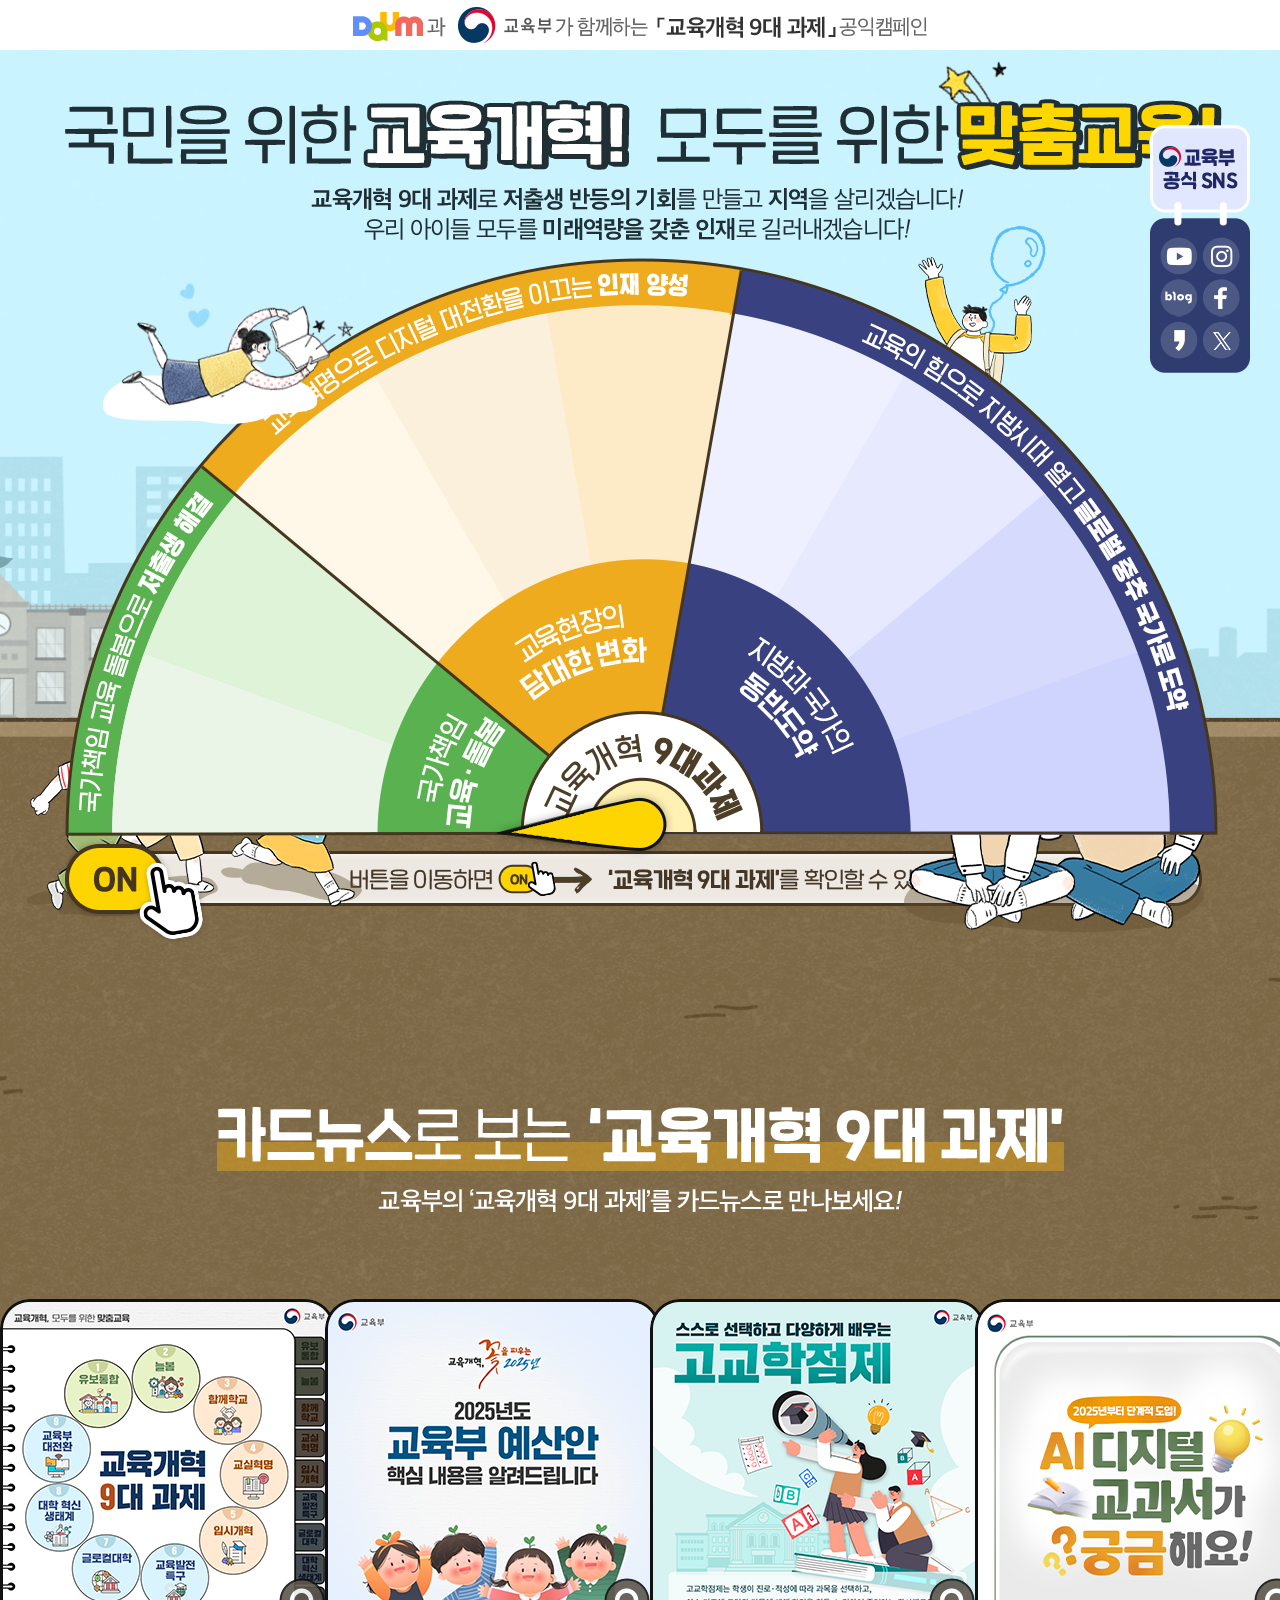
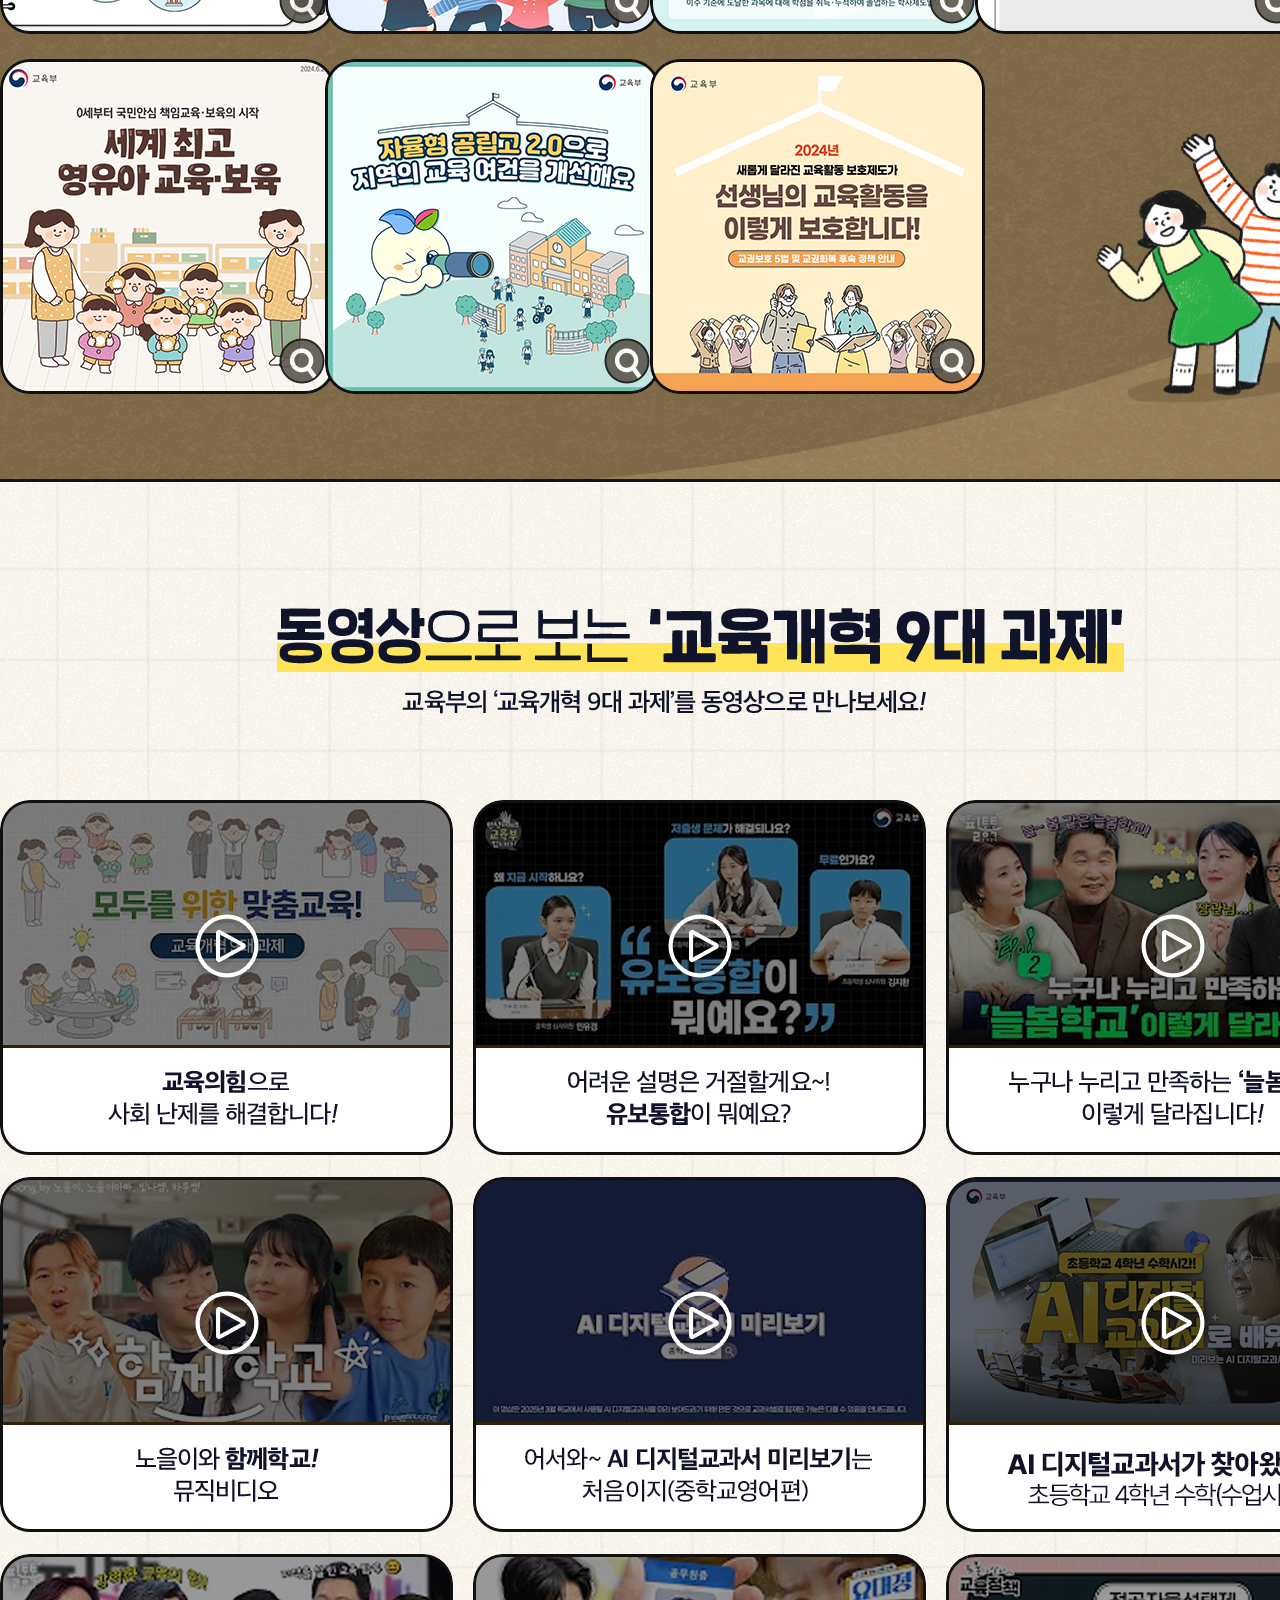
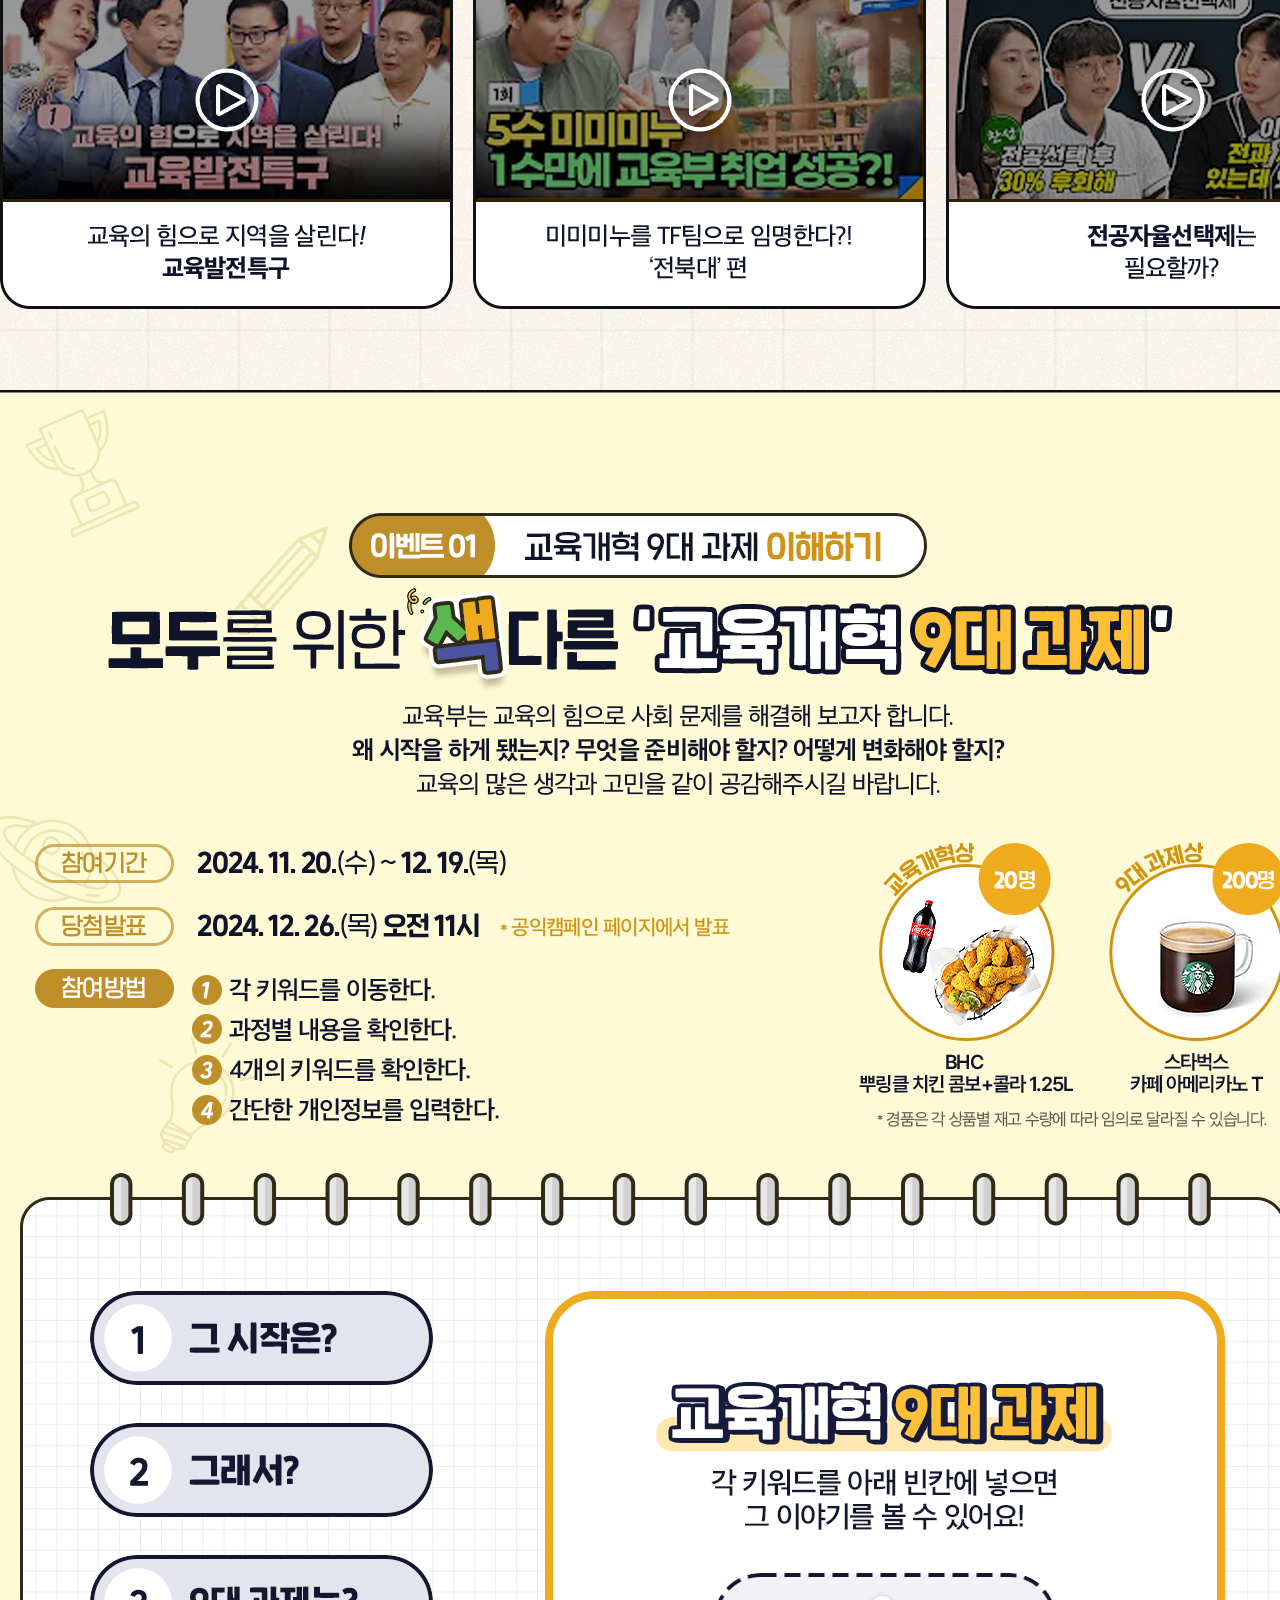
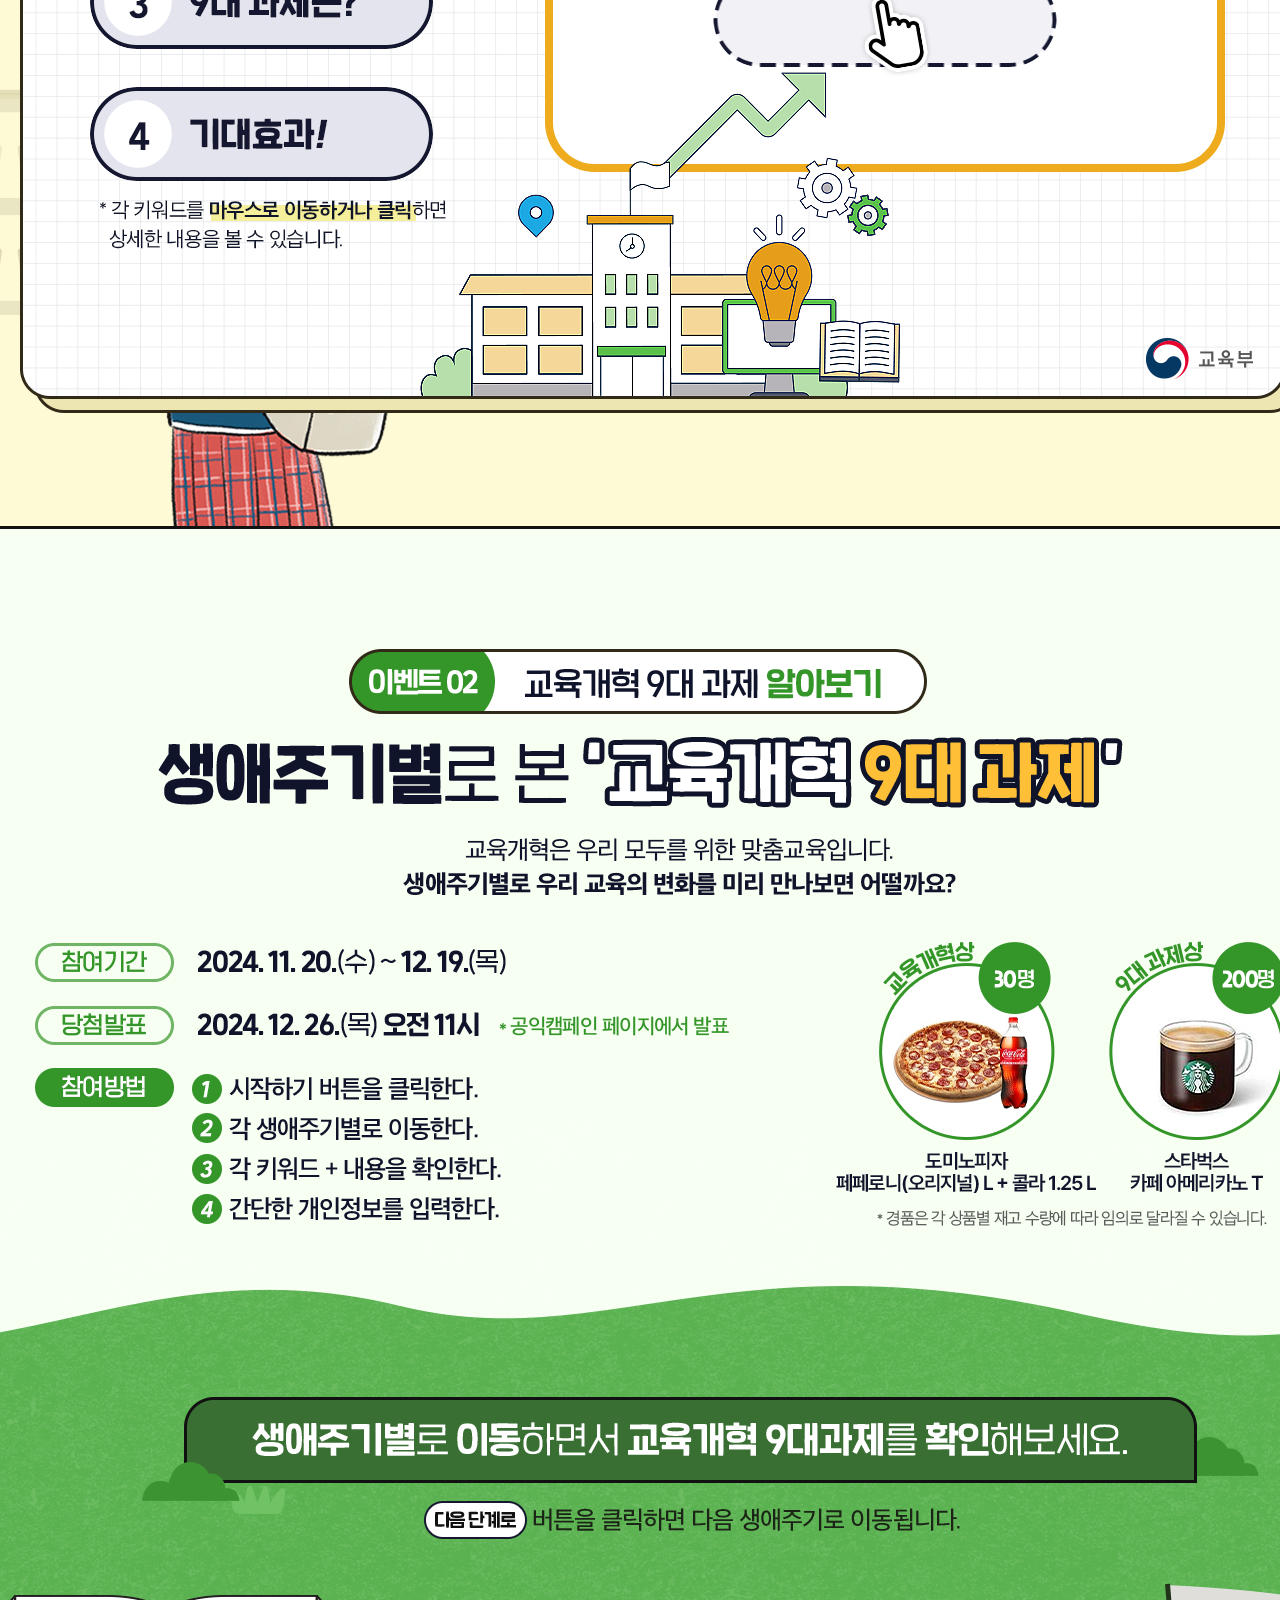
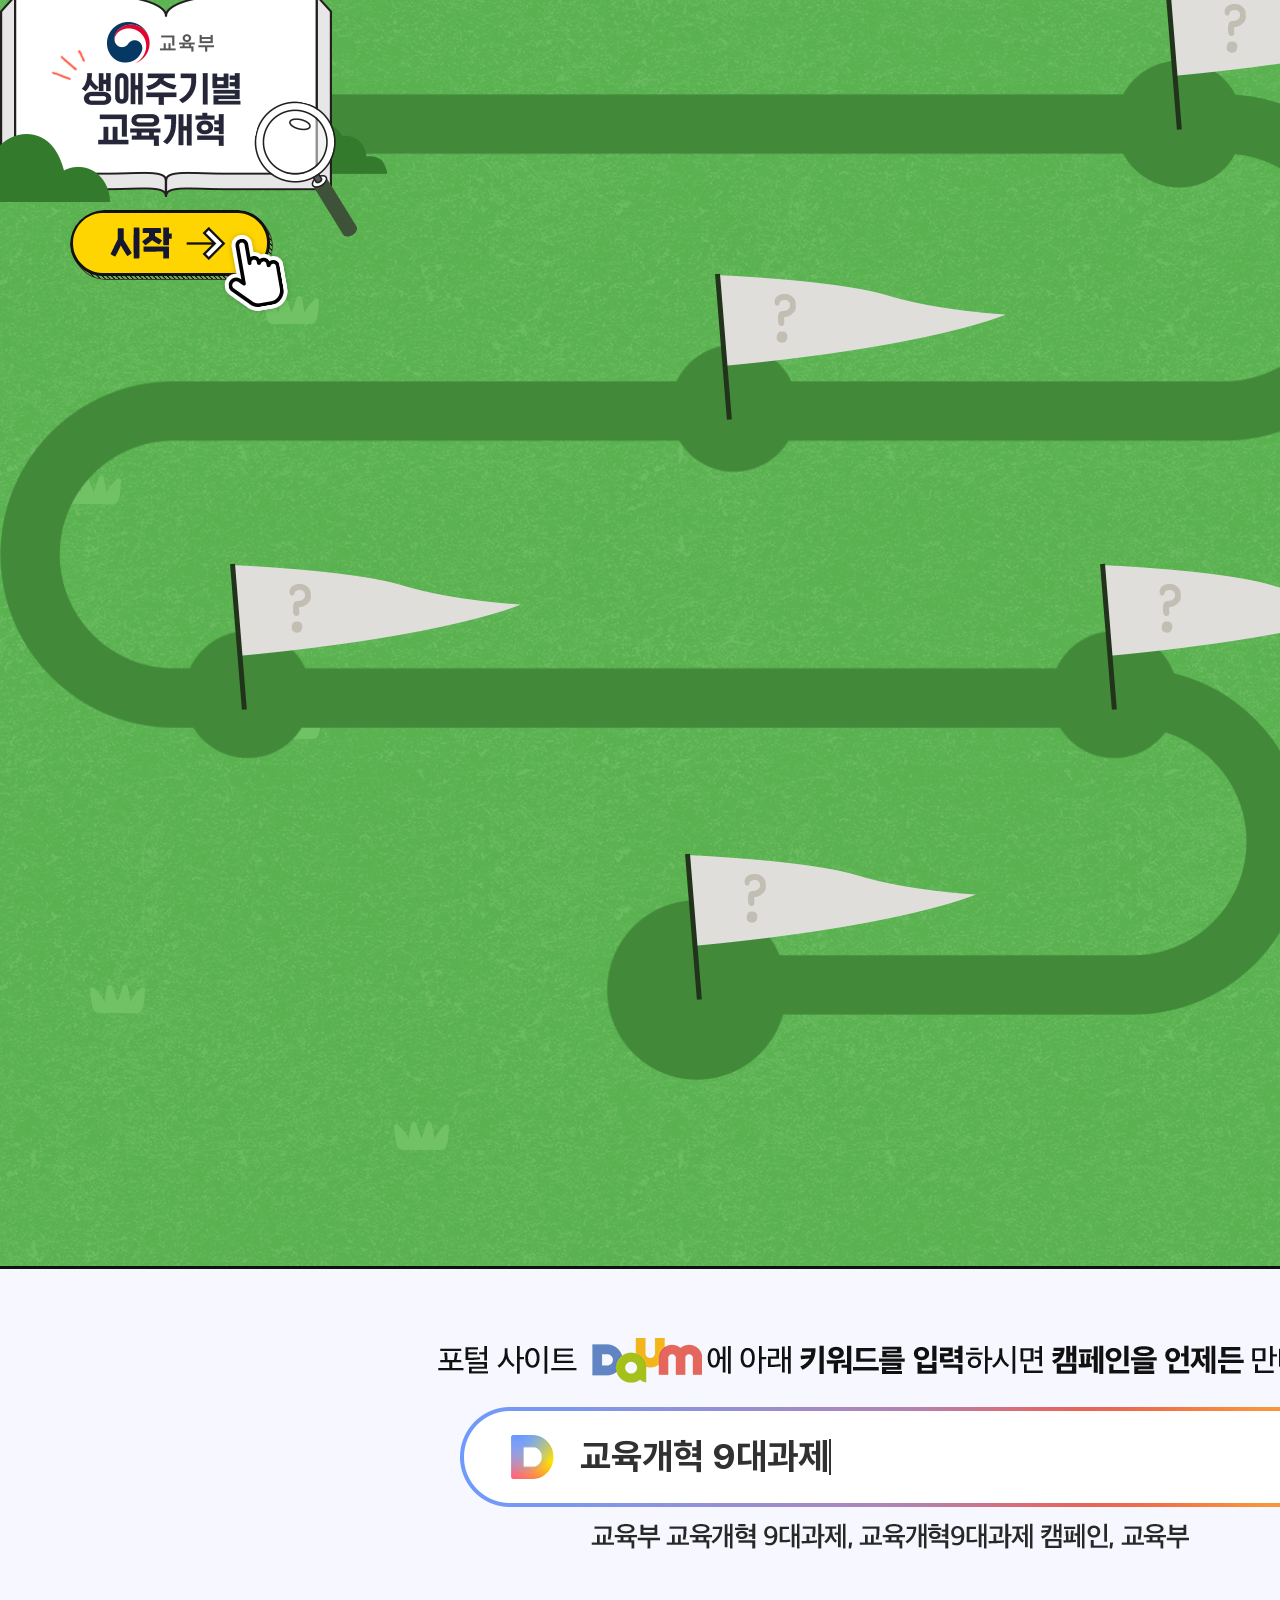
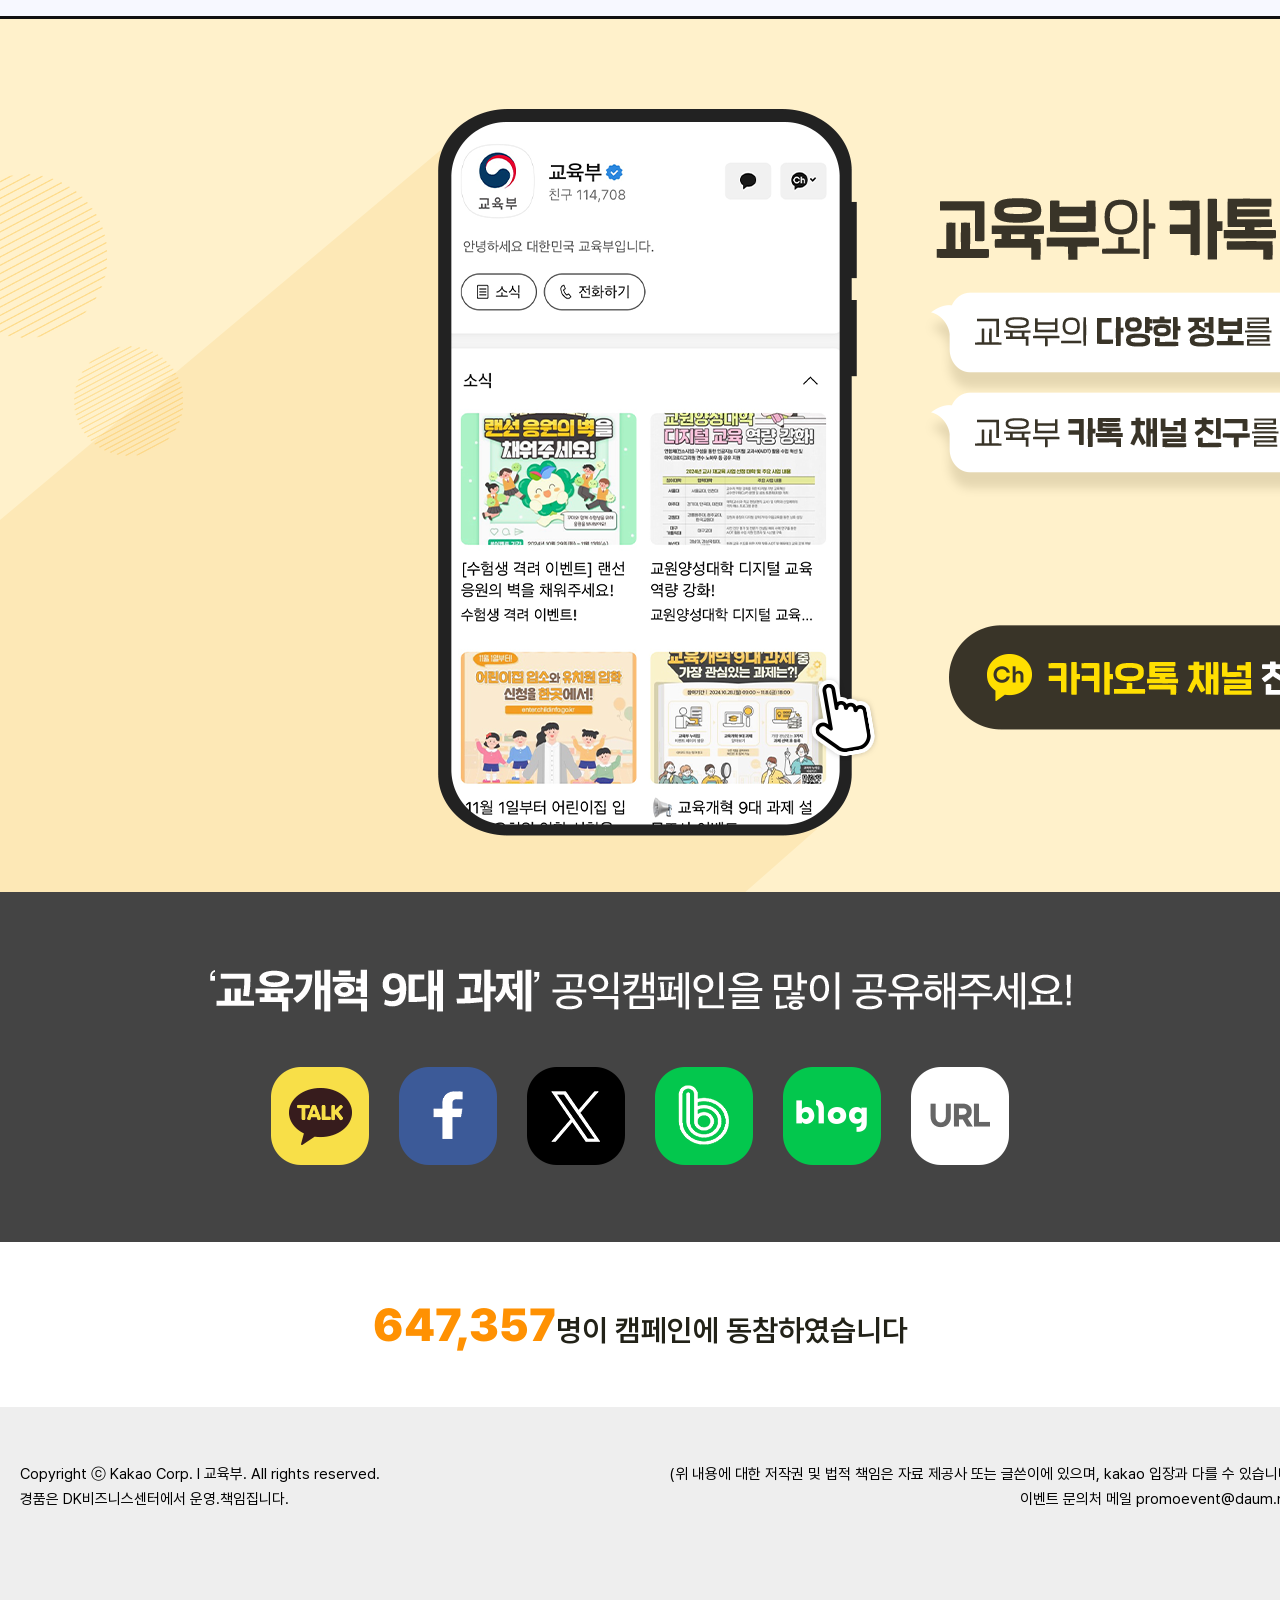
<file: index.html>
<!DOCTYPE html>
<html lang="ko">

<head>
    <meta charset="UTF-8">
    <meta name="viewport" content="width=device-width, initial-scale=1.0">
    <title>클론사이트::Daum과 교육부가 함께하는 「교육개혁 9대 과제」공익캠페인</title>
    
    <!-- 미리보기 설정 -->
     <meta property="og:image" content="/images/sns_share.jpg">
     <meta property="og:title" content="Daum과 교육부가 함께하는 「교육개혁 9대 과제」공익캠페인">
     <meta property="og:description" content="Daum과 교육부가 함께하는 「교육개혁 9대 과제」공익캠페인 클론 사이트 입니다.">

    <!-- css -->
    <link rel="stylesheet" href="./css/reset.css">
    <!-- <link rel="stylesheet" href="./css/common.css"> -->
    <link rel="stylesheet" href="./scss/scss_common.css">
    <link rel="stylesheet" href="./css/font.css">
    <link rel="stylesheet" href="./css/swiper-bundle.min.css">
    <!-- <link rel="stylesheet" href="./css/main.css"> -->
    <link rel="stylesheet" href="./scss/scss_main.css">
  
    <!-- js -->
    <script src="./js/swiper-bundle.min.js"></script>
    <script src="./js/common.js"></script>
    <script src="./js/main.js"></script>
</head>

<body>
    <div id="wrap" class="container">
        <div class="dim"></div>
        <!-- st header -->
        <header class="header-stage stage">
            <div class="header__links">
                <p class="sr-only">Daum과 교육부가 함께 하는 '교육개혁 9대 과제' 공익캠페인</p>
                <a class="header__link daum" href="https://www.daum.net/" title="Daum 새 창 열기"></a>
                <a class="header__link moe" href="https://www.moe.go.kr/main.do?s=moe" title="교육부 새 창 열기"></a>
            </div>
        </header>
        <!-- ed header -->

        <!-- st nav -->
         <nav class="navi-stage stage">
            <div class="navi-container">
                <div class="all-menu">                  
                    <button class="btn all-menu__btn" title="전체메뉴 열기"></button>
                    <div class="all-menu-stage">
                        <button class="all-menu__close" title="전체메뉴 닫기"></button>
                        <div class="all-menu__list">
                            <a id="linkCardNew" class="all-menu__link" href="">카드뉴스로 보는<br>교육개혁 9대과제</a>
                            <a id="linkVideo" class="all-menu__link" href="">동영상으로 보는<br>교육개혁 9대과제</a>
                            <a id="linkDaum" class="all-menu__link" href="">Daum 검색으로 보는<br>교육개혁 9대과제</a>
                            <a id="linkPlus" class="all-menu__link" href="">교육부와 카톡 친구해요</a>
                            <a id="linkShare" class="all-menu__link" href="">SNS 캠페인공유하기</a>
                        </div>
                    </div>
                </div>
                <div class="event__btns">
                    <button class="btn event__btn event01"></button>
                    <button class="btn event__btn event02"></button>
                </div>
                <button id="linkTop" class="btn top__btn"></button>
            </div>
         </nav>
        <!-- ed nav -->

        <!-- st quick-menu -->
        <aside class="quick-menu-stage">
            <p class="sr-only">교육부 공식 SNS</p>
            <ul class="quick-menu__lists">
                <li class="quick-menu__list">
                    <a class="quick-menu__icon youtube" href="https://www.youtube.com/channel/UCexUyFaq9YH7XJfCQzVR_jg"
                        target="_blank" title="교육부 유튜브 새 창 열림"></a>
                </li>
                <li class="quick-menu__list">
                    <a class="quick-menu__icon insta" href="https://www.instagram.com/moe_korea_/?utm_medium=copy_link"
                        target="_blank" title="교육부 인스타그램 새 창 열림"></a>
                </li>
                <li class="quick-menu__list">
                    <a class="quick-menu__icon blog" href="https://blog.naver.com/moeblog" target="_blank"
                        title="교육부 네이버 블로그 새 창 열림"></a>
                </li>
                <li class="quick-menu__list">
                    <a class="quick-menu__icon facebook" href="https://www.facebook.com/ourmoekr" target="_blank"
                        title="교육부 페이스북 새 창 열림"></a>
                </li>
                <li class="quick-menu__list">
                    <a class="quick-menu__icon kakao" href="https://story.kakao.com/ch/moe" target="_blank"
                        title="교육부 카카오스토리 새 창 열림"></a>
                </li>
                <li class="quick-menu__list">
                    <a class="quick-menu__icon X" href="https://x.com/our_moe?mx=2" target="_blank"
                        title="교육부 X 새 창 열림"></a>
                </li>
            </ul>
        </aside>
        <!-- ed quick-menu -->

        <!-- st main -->
        <main class="main-stage stage">
            <div class="main-wrapper">
                <div class="main__tit section__tit">
                    <img src="./images/component/main/main_tit.png" alt="">
                    <p class="sr-only">국민을 위한 <em>교육개혁!</em> 모두를 <em>맞춤교육!</em></p>
                    <p class="sr-only"><strong>교육개혁 9대 과제</strong>로 <strong>저출생 반등의 기회</strong>를 만들고
                        <strong>지역</strong>을 살리겠습니다!
                    </p>
                    <p class="sr-only">우리 아이들 모두를 <strong>미래역량을 갖춘 인재</strong>로 길러내겠습니다!</p>
                </div>

                <div class="main__semicircle semicircle lg">
                    <div class="main__semicircle-border semicircle"></div>
                    <p class="sr-only">교육 개혁 <strong>9대과제</strong></p>
                    <div class="parts">
                        <div class="part part01">
                            <p class="sr-only">국가책임 <strong>교육·돌봄</strong></p>
                            <p class="sr-only">국가책임 교육 돌봄으로 <strong>저출생 해결</strong></p>
                            <p class="sr-only hide">01 유보 통합</p>
                            <p class="sr-only hide">02 늘봄</p>
                        </div>
                        <div class="part part02">
                            <p class="sr-only">교육현장의 <strong>담대한 변화</strong></p>
                            <p class="sr-only">교육혁명으로 디지털 대전환을 이끄는 <strong>인재양성</strong></p>
                            <p class="sr-only hide">03 함께학교</p>
                            <p class="sr-only hide">04 교실혁명</p>
                            <p class="sr-only hide">05 입시개혁</p>
                        </div>
                        <div class="part part03">
                            <p class="sr-only">지방과 국가의 <strong>동반도약</strong></p>
                            <p class="sr-only">교육의 힘으로 지방시대 열고 <strong>글로벌 중추 국가로 도약</strong></p>
                            <p class="sr-only hide">06 교육발전 특구</p>
                            <p class="sr-only hide">07 글로컬대학</p>
                            <p class="sr-only hide">08 대학 혁신 생태계</p>
                            <p class="sr-only hide">09 교육부 대세전환</p>
                        </div>
                    </div>
                    <div class="sub__semicircle semicircle semicircle__small"></div>
                    <div class="mini__semicircle semicircle semicircle__small"></div>
                    <div class="mini__semicircle-arrow"></div>
                </div>

                <div class="semicircle__ctrl">
                    <button class="semicircle__ctrl-btn" title="on"></button>
                    <div class="semicircle-ctrl-wrap">
                        <p class="sr-only">버튼을 이동하면 <strong>'교육개혁 9대과제'</strong>를 확인할 수 있습니다!</p>
                        <div class="semicircle-ctrl__on">
                            <p class="sr-only"><strong>교육</strong>의 <strong>힘</strong>으로 <strong>사회 위기</strong>를
                                <strong>해결</strong>하겠습니다.
                            </p>
                        </div>
                    </div>
                </div>

                <div class="deco-wrap">
                    <div class="deco cloud cloud1">
                        <div class="deco book"></div>
                    </div>
                    <div class="deco cloud cloud2 cloud__ani"></div>
                    <div class="deco cloud cloud3 cloud__ani"></div>
                    <div class="deco cloud cloud4"></div>
                    <div class="deco cloud cloud5">
                        <div class="deco man"></div>
                    </div>
                    <div class="deco run"></div>
                    <div class="deco people1"></div>
                    <div class="deco people2"></div>
                    <div class="deco people3 twist__ani"></div>
                    <div class="deco people4"></div>
                    <div class="deco people5 twist__ani"></div>
                </div>

                <div class="deco scroll">
                    <p class="sr-only">스크롤 해주세요.</p>
                </div>
            </div>
        </main>
        <!-- ed -->

        <!-- st 카드뉴스 -->
        <section id="cardNewsStage" class="card-news-stage stage">
            <div class="card-news__tit stage__tit">
                <img src="./images/component/cardNews/cardnews_tit.png" alt="">
                <p class="sr-only"><strong>카드뉴스</strong>로 보는 <strong>'교육개혁 9대 과제'</strong></p>
                <p class="sr-only">교육부의 '교육개혁 9대 과제'를 카드뉴스로 만나보세요!</p>
            </div>

            <ul class="card-news-pop__lists">
                <li class="card-news-pop__list">
                    <button id="cardNew01" type="button" class="card-news-pop__btn popup__btn">
                        <img src="./images/component/cardNews/cardnews_thum01.png" alt="교육개혁 9대 과제">
                    </button>
                </li>
                <li class="card-news-pop__list">
                    <button id="cardNew02" type="button" class="card-news-pop__btn popup__btn">
                        <img src="./images/component/cardNews/cardnews_thum02.png" alt="2025년도 교육부 예산안 핵심 내용을 알려드립니다.">
                    </button>
                </li>
                <li class="card-news-pop__list">
                    <button id="cardNew03" type="button" class="card-news-pop__btn popup__btn">
                        <img src="./images/component/cardNews/cardnews_thum03.png" alt="스스로 선택하고 다양하게 배우는 고교학점제">
                    </button>
                </li>
                <li class="card-news-pop__list">
                    <button id="cardNew04" type="button" class="card-news-pop__btn popup__btn">
                        <img src="./images/component/cardNews/cardnews_thum04.png" alt="AI 디지탈 교과서가 궁금해요!">
                    </button>
                </li>
                <li class="card-news-pop__list">
                    <button id="cardNew05" type="button" class="card-news-pop__btn popup__btn">
                        <img src="./images/component/cardNews/cardnews_thum05.png" alt="세계 최고 영유아 교육·보육">
                    </button>
                </li>
                <li class="card-news-pop__list">
                    <button id="cardNew06" type="button" class="card-news-pop__btn popup__btn">
                        <img src="./images/component/cardNews/cardnews_thum06.png" alt="자율형 공립고2.0으로 지역의 교육 여건을 개선해요">
                    </button>
                </li>
                <li class="card-news-pop__list">
                    <button id="cardNew07" type="button" class="card-news-pop__btn popup__btn">
                        <img src="./images/component/cardNews/cardnews_thum07.png" alt="선생님의 교육활동을 이렇게 보호합니다.">
                    </button>
                </li>
            </ul>
        </section>
        <!-- ed 카드뉴스 -->

        <!-- st 팝업 - 카드뉴스 -->
        <aside class="popup card-news__popup">
            <div class="popup__head">
                <p id="cardNewsPopupTit" class="popup-head__tit"></p>
                <button type="button" class="popup__close btn" title="팝업닫기"></button>
            </div>
            <div class="popup__body">
                <div class="card-news__swriper">
                    <div class="swiper-wrapper">
                        <div class="swiper-slide">
                            <!-- <img class="popup__img" src="./images/component/cardNews/cardnews_swiper11.png" alt=""> -->
                        </div>
                    </div>
                </div>
            </div>
            <div class="popup__footer">
                <div class="popup-swiper__btns">
                    <button type="button" class="popup-swiper___btn prev"></button>
                    <button type="button" class="popup-swiper___btn next"></button>
                </div>
            </div>
        </aside>
        <!-- ed 팝업 - 카드뉴스 -->

        <!--st 동영상 -->
        <section id="videoStage" class="youtube-stage stage">
            <div class="youtube-wrapper">
                <div class="youtube__tit stage__tit">
                    <img src="./images/component/youtube/youtube_title.png" alt="">
                    <p class="sr-only"><strong>동영상</strong>으로 보는 <strong>'교육개혁 9대 과제'</strong></p>
                    <p class="sr-only">교육부의 '교육개혁 9대과제'를 동영상으로 만나보세요!</p>
                </div>
                <ul class="youtube__lists">
                    <li class="youtube__list">
                        <button id="youtube01" type="button" class="youtube-pop__btn popup__btn">
                            <img src="./images/component/youtube/youtube_thum01.png" alt="">
                            <p class="sr-only"><strong>교육의 힘</strong>으로 사회 난제를 해결합니다!</p>
                        </button>
                    </li>
                    <li class="youtube__list">
                        <button id="youtube02" type="button" class="youtube-pop__btn popup__btn">
                            <img src="./images/component/youtube/youtube_thum02.png" alt="">
                            <p class="sr-only">어려운 설명은 거절할게요~! <strong>유보통합</strong>이 뭐예요?</p>
                        </button>
                    </li>
                    <li class="youtube__list">
                        <button id="youtube03" type="button" class="youtube-pop__btn popup__btn">
                            <img src="./images/component/youtube/youtube_thum03.png" alt="">
                            <p class="sr-only">누구나 누리고 만족하는 <strong>'늘봄학교'</strong> 이렇게 달라집니다!</p>
                        </button>
                    </li>
                    <li class="youtube__list">
                        <button id="youtube04" type="button" class="youtube-pop__btn popup__btn">
                            <img src="./images/component/youtube/youtube_thum04.png" alt="">
                            <p class="sr-only">노을이와 <strong>함께학교!</strong> 뮤직비디오</p>
                        </button>
                    </li>
                    <li class="youtube__list">
                        <button id="youtube05" type="button" class="youtube-pop__btn popup__btn">
                            <img src="./images/component/youtube/youtube_thum05.png" alt="">
                            <p class="sr-only">어서와~ <strong>AI 디지털 교과서 미리보기</strong>는 처음이지(중학교영어편)</p>
                        </button>
                    </li>
                    <li class="youtube__list">
                        <button id="youtube06" type="button" class="youtube-pop__btn popup__btn">
                            <img src="./images/component/youtube/youtube_thum06.png" alt="">
                                <p class="sr-only"><strong>AI 디지털교과서가 찾아왔어요!</strong> 초등학교 4학년 수학(수업시연)</p>
                        </button>
                    </li>
                    <li class="youtube__list">
                        <button id="youtube07" type="button" class="youtube-pop__btn popup__btn">
                            <img src="./images/component/youtube/youtube_thum07.png" alt="">
                            <p class="sr-only">교육의 힘으로 지역을 살린다! <strong>교육발전특구</strong></p>
                        </button>
                    </li>
                    <li class="youtube__list">
                        <button id="youtube08" type="button" class="youtube-pop__btn popup__btn">
                            <img src="./images/component/youtube/youtube_thum08.png" alt="">
                            <p class="sr-only">미미미누를 TF팀으로 임명한다?! '전북대'편</p>
                        </button>
                    </li>
                    <li class="youtube__list">
                        <button id="youtube09" type="button" class="youtube-pop__btn popup__btn">
                            <img src="./images/component/youtube/youtube_thum09.png" alt="">
                            <p class="sr-only"><strong>전공자율선택제</strong>는 필요할까?</p>
                        </button>
                    </li>
                </ul>
            </div>
        </section>
        <!--ed 동영상 -->

        <!-- st 팝업 - 동영상 -->
        <aside class="youtube__popup popup">
            <div class="popup__head">
                <button type="button" class="popup__close btn" title="팝업닫기"></button>
            </div>
            <div class="popup__body">
                <div class="video-stage"></div>
            </div>
            <div class="popup__footer"></div>
        </aside>
        <!-- ed 팝업 - 동영상 -->

        <!-- st 이벤트1 -->
        <section class="event-stage stage">
            <div class="event__tit stage__tit">
                <img src="./images/component/event/event_title.png" alt="">
                <p class="sr-only">이벤트01 교육개혁 9대과제 <strong>이해하기</strong></p>
                <p class="sr-only"><strong>모두</strong>를 위한 <strong>색다른</strong> <strong>'교육개혁 9대 과제'</strong></p>
                <p class="sr-only">교육부는 교육의 힘으로 사회문제를 해결해 보고자 합니다.</p>
                <strong class="sr-only">왜 시작하게 됐는지? 무엇을 준비해야할지? 어떻게 변화해야할지?</strong>
                <p class="sr-only">교육의 많은 생각과 고민을 같이 공감해주시길 바랍니다.</p>
            </div>
            <div class="event-wrapper">
                <div class="event__present">
                    <div>
                        <img src="./images/component/event/event_present-1.png" alt="">
                        <p class="sr-only">참여기간: <strong>2024.11.20</strong>(수)~<strong>12.19</strong>(목).</p>
                        <p class="sr-only">당첨발표: <strong>2024.12.26</strong>(목) <strong>오전 11시</strong> *공익캠페인 홈페이지에서 발표</p>
                        <p class="sr-only">참여방법.</p>
                        <p class="sr-only">1. 각 키워드를 이동한다.</p>
                        <p class="sr-only">2. 과정별 내용을 확인한다.</p>
                        <p class="sr-only">3. 4개의 키워드를 확인한다.</p>
                        <p class="sr-only">4. 간단한 개인정보를 입력한다.</p>
                    </div>
                    <div>
                        <img src="./images/component/event/event_present-2.png" alt="">
                        <p class="sr-only">교육개혁상 20명. <strong>BHC 뿌링클 치킨 콤보 + 콜라 1.25L</strong></p>
                        <p class="sr-only">9대 과제상 200명. 스타벅스 카페 아메리카노 T</p>
                        <p class="sr-only">* 경품은 각 상품별 재고 수량에 따라 임의로 달라질 수 있습니다.</p>
                    </div>
                    
                </div>
                <div class="event__content">
                    <div>
                        <ul class="event-keyword__lists">
                            <li class="event-keyword__list">
                                <button id="keyword01" type="button" class="event-keyword__btn click__ani keyword__btn01">
                                    <p class="sr-only">1. 그 시작은?</p>
                                </button>
                            </li>
                            <li class="event-keyword__list">
                                <button id="keyword02" type="button" class="event-keyword__btn click__ani keyword__btn02">
                                    <p class="sr-only">2. 그래서?</p>
                                </button>
                            </li>
                            <li class="event-keyword__list">
                                <button id="keyword03" type="button" class="event-keyword__btn click__ani keyword__btn03">
                                    <p class="sr-only">3. 그 9대 과제는?</p>
                                </button>
                            </li>
                            <li class="event-keyword__list">
                                <button id="keyword04" type="button" class="event-keyword__btn click__ani keyword__btn04">
                                    <p class="sr-only">4. 기대효과!</p>
                                </button>
                            </li>
                        </ul>
                        <p class="sr-only">각 키워드를 <strong>마우스로 이동하거나 클릭</strong>하면 상세한 내용을 볼 수 있습니다.</p>
                    </div>
                    <div class="event-drop-wrap">
                        <strong class="sr-only">교육개혁 9대 과제</strong>
                        <p class="sr-only">각 키워드를 아래 빈칸에 넣으면 그 이야기를 볼 수 있어요.</p>
                        <div class="drop__zone"></div>
                    </div>
                </div>
            </div>
        </section>
        <!-- ed 이벤트1 -->

        <!-- st 이벤트1 팝업 -->
         <aside class="event01__popup popup">
            <div class="popup__head">
                <p id="event01PopupTit" class="popup-head__tit sr-only"></p>
                <button type="button" class="popup__close btn" title="팝업닫기"></button>
            </div>
            <div class="popup__body">
                <div class="event01-stage">
                    <!-- <img src="./images/component/event/event01-popup__bg-01.png" alt=""> -->
                </div>
            </div>
            <div class="popup__footer">
                <button type="button" class="popup__close btn click__ani" title="확인하기"></button>
            </div>
        </aside>

        <!-- st 이벤트2 -->
        <div class="step-stage stage">
            <div class="step__tit stage__tit">
                <img src="./images/component/step/step_title.png" alt="">
                <p class="sr-only">이벤트 02 교육개혁 9대과제<strong>알아보기</strong></p>
                <p class="sr-only"><strong>생애주별</strong>로 본 <strong>'교육개혁 9대 과제'</strong></p>
                <p class="sr-only">교육개혁은 우리 모두를 위한 맞춤교육입니다.</p>
                <strong class="sr-only">생애주별로 우리 교육의 변화를 미리 만나보면 어떨까요?</strong>
            </div>

            <div class="event-wrapper">
                <div class="event__present">
                    <div>
                        <img src="./images/component/step/step_present-1.png" alt="">
                        <p class="sr-only">참여기간: <strong>2024.11.20</strong>(수)~<strong>12.19</strong>(목).</p>
                        <p class="sr-only">당첨발표: <strong>2024.12.26</strong>(목) <strong>오전 11시</strong> *공익캠페인 홈페이지에서 발표</p>
                        <p class="sr-only">참여방법.</p>
                        <p class="sr-only">1. 시작하기버튼을 클릭한다.</p>
                        <p class="sr-only">2. 각 생애주기별로 이동한다.</p>
                        <p class="sr-only">3. 각 키워드+내용을 확인한다.</p>
                        <p class="sr-only">4. 간단한 개인정보를 입력한다.</p>
                    </div>
                    <div>
                        <img src="./images/component/step/step_present-2.png" alt="">
                        <p class="sr-only">교육개혁상 30명. <strong>도미노피자 페페로니(오리지널)L + 콜라 1.25L</strong></p>
                        <p class="sr-only">9대 과제상 200명. 스타벅스 카페 아메리카노 T</p>
                        <p class="sr-only">* 경품은 각 상품별 재고 수량에 따라 임의로 달라질 수 있습니다.</p>
                    </div>
                    
                </div>
            </div>

            <div class="step-wrapper">
                <div class="step__txt">
                    <img src="./images/component/step/step_txt.png" alt="">
                    <p class="sr-only"><strong>생애주기별</strong>로 <strong>이동</strong>하면서 <strong>교육개혁 9대과제</strong>를 <strong>확인</strong>해보세요.</p>
                    <p class="sr-only"><strong>다음단계</strong>로 버튼을 클릭하면 다음 생애주기로 이동됩니다.</p>
                </div>

                <ul class="life-cycle__lists">
                    <li class="life-cycle__list step01">
                        <div class="life-cycle__item start">
                            <p class="sr-only">교육부</p>
                            <p class="sr-only"><strong>생애주기별 교육개혁</strong></p>
                        </div>
                        <button type="button" class="life-cycle__btn click__ani start">
                            <p class="sr-only">시작 →</p>
                        </button>
                        <div class="life-cycle__deco deco"></div>
                    </li>
                    <li class="life-cycle__list step02">
                        <p class="sr-only life-cycle__tit">영·유아/초등</p>
                        <div class="life-cycle__btns">
                            <button data-id="life01" class="popup__btn life-cycle-pop__btn" type="button">
                                <img src="./images/component/step/step02-btn-1.png" alt="유보 통합">
                            </button>
                            <button data-id="life01" class="popup__btn life-cycle-pop__btn last" type="button">
                                <img src="./images/component/step/step02-btn-2.png" alt="늘봄">
                            </button>
                        </div>
                    </li>
                    <li class="life-cycle__list step03">
                        <div class="life-cycle__deco deco"></div>
                        <p class="sr-only life-cycle__tit">초·중·고등</p>
                        <div class="life-cycle__btns">
                            <button data-id="life02" class="popup__btn life-cycle-pop__btn" type="button">
                                <img src="./images/component/step/step03-btn-1.png" alt="함께 학교">
                            </button>
                            <button data-id="life02" class="popup__btn life-cycle-pop__btn" type="button">
                                <img src="./images/component/step/step03-btn-2.png" alt="교실 혁명">
                            </button>
                            <button data-id="life02" class="popup__btn life-cycle-pop__btn last" type="button">
                                <img src="./images/component/step/step03-btn-3.png" alt="입시개혁">
                            </button>
                        </div>
                    </li>
                    <li class="life-cycle__list step04">
                        <div class="life-cycle__deco deco"></div>
                        <p class="sr-only life-cycle__tit">대학·취업</p>
                        <div class="life-cycle__btns">
                            <button data-id="life03" class="popup__btn life-cycle-pop__btn" type="button">
                                <img src="./images/component/step/step04-btn-1.png" alt="글로컬 대학">
                            </button>
                            <button data-id="life03" class="popup__btn life-cycle-pop__btn last" type="button">
                                <img src="./images/component/step/step04-btn-2.png" alt="대학 혁신 생태계">
                            </button>
                        </div>
                    </li>
                    <li class="life-cycle__list step05">
                        <div class="life-cycle__deco deco"></div>
                        <p class="sr-only life-cycle__tit">지역 정주</p>
                        <div class="life-cycle__btns">
                            <button id data-id="life04" class="popup__btn life-cycle-pop__btn last" type="button">
                                <img src="./images/component/step/step05-btn-1.png" alt="교육발전 특구">
                            </button>
                        </div>
                    </li>
                    <li class="life-cycle__list step06 life__last">
                        <div class="life-cycle__deco deco"></div>
                        <p class="sr-only life-cycle__tit">교육부 대전환</p>
                    </li>
                </ul>
            </div>


        </div> 
        <!-- ed 이벤트2 -->

        <!-- st 이벤트2 팝업 -->
        <aside class="step__popup popup">
            <div class="popup__head">
                <div class="popup-head-wrapper">
                    <div class="tab-btns">
                        <!-- <button id="life0101" class="tab__btn popup-tab__btn" type="button"></button> -->
                    </div>
                </div>
                <button type="button" class="popup__close" title="팝업 닫기"></button>
            </div>
            <div class="popup__body">
                <div class="tab-stage">
                    <div class="tab-wrapper">
                        <div id="stepPopTit" class="step-pop__tit">
                            <!-- <p>모든 영·유아(0세~5세)가 어디에서나</p>
                            <p>세계 최고 수준의 교육과 보육을 차별</p>
                            <p>없이 받을 수 있도록 하겠습니다.</p> -->
                        </div>
                        <div id="stepPopCnt" class="step-pop__cnt">
                            <!-- <p class="dot-txt"></p> -->
                        </div>
                    </div>
                </div>
                <div class="next-stage">
                    <p>모두 확인했습니다.</p>
                </div>
            </div>
            <div class="popup__footer">
                <button type="button" class="popup__close" title="확인"></button>
            </div>
        </aside>
        <!-- ed 이벤트2 팝업 -->

        <!-- st 키워드 -->
        <div id="daumStage" class="keyword-stage stage">
            <p class="sr-only">포털 사이트 Daum에 아래 <strong>키워드를 입력</strong>하시면 <strong>캠페인을 언제든</strong> 만나실 수 있습니다.</p>
            <p class="typing__txt">교육개혁 9대과제</p>
            <p class="sr-only">교육부 교육개혁 9대과제, 교육개혁9대과제 캠페인, 교육부</p>
        </div>

        <!-- ed 키워드 -->

        <!-- st 플친 -->
        <section id="plusStage" class="plus-stage stag">
           <p class="sr-only"><strong>교육부</strong>와 <strong>카톡 친구</strong>해요!</p>
           <p class="sr-only">교육부의 <strong>다양한 정보</strong>를 <strong>빠르게😉 받고 싶다면?</strong></p>
           <p class="sr-only">교육부 <strong>카톡 채널 친구</strong>를 <strong>추가</strong>해주세요.😎</p>
           <a class="plus__link click__ani" href="https://pf.kakao.com/_TkQcxd/friend" target="_blank" title="카카오톡 채널 친구추가+"></a>
        </section>
        <!-- ed 플친 -->

        <!-- st sns -->
        <section id="shareStage" class="sns-stage stag">
            <img class="sns__tit" src="./images/component/sns__tit.png" alt="">
            <p class="sr-only"><strong>'교육개혁 9대 과제'</strong> 공익캠페인을 많이 공유해주세요.</p>
            <div class="sns__list">
                <button class="sns__link" data-platform="kakao" title="카카오톡 공유하기"></button>
                <button class="sns__link" data-platform="facebook" title="페이스북 공유하기"></button>
                <button class="sns__link" data-platform="twitter" title="X 공유하기"></button>
                <button class="sns__link" data-platform="band" title="네이버 밴드 공유하기"></button>
                <button class="sns__link" data-platform="blog" title="네이버 블로그 공유하기"></button>
                <button class="sns__link url" title="URL 복사"></button>
            </div>
        </section>
        <!-- ed sns -->

        <!-- st visitor-stage -->
        <div class="visitor-stage">
            <p class="visitor__tit"><em>647,357</em>명이 캠페인에 동참하였습니다</p>
        </div>
        <!-- ed visitor-stage -->
        
        <footer class="footer-stage">
            <div class="footer-container">
                <div class="footer__left">
                    <p>Copyright ⓒ Kakao Corp. l 교육부. All rights reserved.</p>
                    <p>경품은 DK비즈니스센터에서 운영.책임집니다.</p>
                </div>
                <div class="footer__right">
                    <p>(위 내용에 대한 저작권 및 법적 책임은 자료 제공사 또는 글쓴이에 있으며, kakao 입장과 다를 수 있습니다.)</p>
                    <p>이벤트 문의처 메일 promoevent@daum.net</p>
                </div>
            </div>
        </footer>
    </div>
</body>

</html>
</file>
<file: css/common.css>
@charset "UTF-8";

/* 공통 */
:root {
    --color-yellow : #edab1d;
}

*:focus-visible {
    outline: 2px dotted red;
    outline-offset: -2px;
}


body {
    position: relative;
    transition: all .15s ease-in;
    font-family: "pretendard", "Nanum Gothic", "Apple SD Gothic Neo", Helvetica, Arial, sans-serif;
    transition: all .15s ease-in;
}

body:has(.dim.active) {
    overflow: hidden;
}


.container {
    min-width: 1200px;
}

.stage {
    background-repeat: no-repeat;
    background-size: cover;
    position: relative;
}

.dim {
    width: 100%;
    height: 100%;
    position: fixed;
    background-color: #000000cc;
    z-index: 10;
    opacity: 0;
    visibility: hidden;
    transition: all .15s ease-in;
}

.dim.active {
    opacity: 1;
    visibility: visible;
}

.video-stage {
    position: relative;
    width: 100%;
    height: 0;
    padding-top: 56.25%;
}

.video-stage>.video {
    position: absolute;
    top: 0;
    left: 0;
    width: 100%;
    height: 100%;
}

/* header */
.header-stage {
    width: 100%;
    height: 5rem;
    background-color: #fff;
    background-image: url(../images/common/header_tit.png);
    background-position: center;
    background-size: auto;
}

.header__links {
    position: relative;
    width: 574px;
    height: 37px;
    top: 50%;
    left: 50%;
    transform: translate(-50%, -50%);
}

.header__link {
    display: block;
    background-color: transparent;
    height: 30px;
    width: 30px;
    position: absolute;
}

.header__link.daum {
    left: -5px;
    width: calc(70px + 10px);
    height: calc(30px + 10px);
    top: 0;
}

.header__link.moe {
    left: 105px;
    width: 95px;
    top: 0;
    height: 36px;
}

/* quick-menu */
.quick-menu-stage {
    position: fixed;
    z-index: 9;
    top: 125px;
    right: 30px;
    width: 100px;
    height: 248px;
    background-image: url(../images/common/quick-menu_bg.png);
    background-repeat: no-repeat;
}

.quick-menu__lists {
    padding-top: 112px;
    display: flex;
    flex-wrap: wrap;
    gap: 4px;
    justify-content: center;
}

.quick-menu__icon {
    display: block;
    width: 38px;
    height: 38px;
    border-radius: 50%;
    background-repeat: no-repeat;
}

.quick-menu__icon.youtube {
    background-image: url(../images/common/icon_youtube.png);
}

.quick-menu__icon.insta {
    background-image: url(../images/common/icon_insta.png);
}

.quick-menu__icon.blog {
    background-image: url(../images/common/icon_blog.png);
}

.quick-menu__icon.facebook {
    background-image: url(../images/common/icon_facebook.png);
}

.quick-menu__icon.kakao {
    background-image: url(../images/common/icon_kakaostory.png);
}

.quick-menu__icon.X {
    background-image: url(../images/common/icon_X.png);
}

/* popup */
.popup {
    position: fixed;
    z-index: 11;
    top: 50%;
    left: 50%;
    transform: translate(-50%,-50%);
    opacity: 0;
    visibility: hidden;
}

.popup.active {
    opacity: 1;
    visibility: visible;
}

.popup__head {
    display: flex;
    align-items: center;
    justify-content: center;
    position: relative;
}

.popup__head>p {
    color: #fff;
    font-size: 30px;
    font-weight: 600;
    text-align: center;
}

.popup__head > .popup__close {
    display: block;
    position: absolute;
    width: 40px;
    height: 40px;
    right: -55px;
    top: 20px;
    cursor: pointer;
}

.popup__head > .popup__close::before,
.popup__head > .popup__close::after {
    content: '';
    display: block;
    width: 100%;
    height: 3px;
    border-radius: 3px;
    background-color: #fff;
    position: absolute;
    top: 50%;
    left: 50%;
}

.popup__close::before {
    transform: translate(-50%,-50%) rotate(-45deg);
}

.popup__close::after {
    transform: translate(-50%,-50%) rotate(45deg);
}

.popup__body {
    box-sizing: border-box;
}

.popup__footer {
    position: relative;
}

.popup__img {
    width: 100%;
}

/* 카드뉴스 팝업 */
.card-news__popup {
    box-sizing: border-box;
    width: 640px;
}

.card-news__popup >.popup__head {
    border-radius: 30px 30px 0 0;
    height: 80px;
    background-color: var(--color-yellow);
}

.card-news__popup > .popup__body {
    background-color: #fff;
    padding: 20px;
}

.card-news__popup .popup__img{
    max-width: 600px;
    height: 600px;
}

.card-news__popup .popup__footer {
    border-radius: 0 0 30px 30px;
    position: relative;
    top: -1px;
    padding: 0 2rem 2rem;
    background-color: #fff;
}

.popup-swiper__btns {
    display: flex;
    align-items: center;
    justify-content: center;
    gap: 20px;
}

.popup-swiper__btn {
    cursor: pointer;
    width: 70px;
    height: 70px;
    border-radius: 50%;
    background-repeat: no-repeat;
    background-size: contain;
    transition: all .15s ease-in;
}

.popup-swiper__btn.prev {
    background-image: url(../images/component/cardNews/cardnews_btn-prev.png);
}

.popup-swiper__btn.next {
    background-image: url(../images/component/cardNews/cardnews_btn-next.png);
}

.swiper-button-disabled {
    opacity: .5;
}

/* 푸터 */
.footer-stage {
    background-color: #eee;
    height: 160px;
    padding-bottom: 100px;
}
.footer-container {
    max-width: 1300px;
    width: 100%;
    padding: 0 20px;
    display: flex;
    align-items: center;
    justify-content: space-between;
    height: 100%;
    margin: 0 auto;
}

.footer-container>div p {
    font-size: 15px;
}

.footer-container>div p+p {
    margin-top: 10px;
}

.footer__right p {
    text-align: right;
}

/* 네비게이션 */
.navi-stage {
    position: fixed;
    background-color: #1b1c24cc;
    bottom: -100%;
    width: 100%;
    z-index: 6;
    transition: all .2s ease-in;
    visibility: hidden;
    opacity: 0;
}

.navi-stage.active {
    visibility: visible;
    opacity: 1;
    bottom: 0;
}

.navi-container {
    display: flex;
    align-items: center;
    justify-content: space-between;
    max-width: 1380px;
    width: 100%;
    padding: 0 20px;
    margin: 0 auto;
    height: 90px;
}

.navi-container .btn {
    background-repeat: no-repeat;
    background-size: contain;
    cursor: pointer;
}

.all-menu__btn {
    width: 70px;
    height: 36px;
    background-image: url(../images/common/allmenu.png);
}

.all-menu-stage {
    position: absolute;
    width: 500px;
    background-color: #263E99;
    left: 0;
    padding: 15px 30px 0;
    box-sizing: border-box;
    transition: all .2s ease-in;
    opacity: 0;
    visibility: hidden;
    bottom: -100%;
}

.all-menu-stage.active {
    opacity: 1;
    visibility: visible;
    bottom: 0;
}

.all-menu__close {
    background-color: #999;
    width: 45px;
    height: 45px;
    border-radius: 5px;
    position: absolute;
    right: 20px;
    z-index: 1;
    cursor: pointer;
}

.all-menu__close::before,
.all-menu__close::after {
    content: '';
    display: block;
    position: absolute;
    background-color: #fff;
    width: 5px;
    height: 30px;
    border-radius: 5px;
    top: 50%;
    left: 50%;
}

.all-menu__close::before {
    transform: translate(-50%, -50%) rotate(-45deg);
}

.all-menu__close::after {
    transform: translate(-50%, -50%) rotate(45deg);
}

.all-menu__list {
    margin-top: 45px;
}

.all-menu__link {
    display: flex;
    align-items: center;
    color: #fff;
    padding: 20px;
    font-size: 22px;
    line-height: 32px;
    height: 112px;
    box-sizing: border-box;
    transition: all .2s ease-in;
}

.all-menu__link:hover {
    background-color: #3c52a3;
}

.all-menu__link + .all-menu__link {
    border-top: 2px solid #fff;
}

.event__btns {
    display: flex;
    gap: 10px;
}

.event__btn {
    width: 570px;
    height: 73px;
    border-radius: 37px;
}

.event__btn.event01 {
    background-image: url(../images/common/nav01_result.png);
}
.event__btn.event02 {
    background-image: url(../images/common/nav02_result.png);
}

.top__btn {
    background-image: url(../images/common/top.png);
    width: 70px;
    height: 70px;
    border-radius: 50%;
}
</file>
<file: scss/scss_common.css>
@charset "UTF-8";
/* 공통 */
*:focus-visible {
  outline: 2px dotted red;
  outline-offset: -2px;
}

body {
  position: relative;
  transition: all 0.15s ease-in;
  font-family: "pretendard", "Nanum Gothic", "Apple SD Gothic Neo", Helvetica, Arial, sans-serif;
}
body:has(.dim.active) {
  overflow: hidden;
}

.container {
  min-width: 1200px;
}

.stage {
  background-repeat: no-repeat;
  background-size: cover;
  position: relative;
}
.stage__tit {
  text-align: center;
}

.dim {
  width: 100%;
  height: 100%;
  position: fixed;
  background-color: rgba(0, 0, 0, 0.8);
  z-index: 10;
  opacity: 0;
  visibility: hidden;
  transition: all 0.15s ease-in;
}
.dim.active {
  opacity: 1;
  visibility: visible;
}

.video-stage {
  position: relative;
  width: 100%;
  height: 0;
  padding-top: 56.25%;
}
.video-stage > .video {
  position: absolute;
  top: 0;
  left: 0;
  width: 100%;
  height: 100%;
}

/* header */
.header-stage {
  width: 100%;
  height: 5rem;
  background-color: #fff;
  background-position: center;
  background-size: auto;
  background-image: url(../images/common/header_tit.png);
  background-repeat: no-repeat;
}
.header__links {
  position: relative;
  width: 574px;
  height: 37px;
  top: 50%;
  left: 50%;
  transform: translate(-50%, -50%);
}
.header__link {
  display: block;
  background-color: transparent;
  height: 30px;
  width: 30px;
  position: absolute;
}
.header__link.daum {
  left: -5px;
  width: 80px;
  height: 40px;
  top: 0;
}
.header__link.moe {
  left: 105px;
  width: 95px;
  top: 0;
  height: 36px;
}

/* quick-menu */
.quick-menu-stage {
  position: fixed;
  z-index: 9;
  top: 125px;
  right: 30px;
  width: 100px;
  height: 248px;
  background-image: url(../images/common/quick-menu_bg.png);
  background-repeat: no-repeat;
}
.quick-menu__lists {
  padding-top: 112px;
  display: flex;
  flex-wrap: wrap;
  gap: 4px;
  justify-content: center;
}
.quick-menu__icon {
  display: block;
  width: 38px;
  height: 38px;
  border-radius: 50%;
}
.quick-menu__icon.youtube {
  background-image: url(../images/common/icon_youtube.png);
}
.quick-menu__icon.insta {
  background-image: url(../images/common/icon_insta.png);
}
.quick-menu__icon.blog {
  background-image: url(../images/common/icon_blog.png);
}
.quick-menu__icon.facebook {
  background-image: url(../images/common/icon_facebook.png);
}
.quick-menu__icon.kakao {
  background-image: url(../images/common/icon_kakaostory.png);
}
.quick-menu__icon.X {
  background-image: url(../images/common/icon_X.png);
}

/* popup */
.popup {
  position: fixed;
  z-index: 11;
  top: 50%;
  left: 50%;
  transform: translate(-50%, -50%);
  opacity: 0;
  visibility: hidden;
}
.popup.active {
  opacity: 1;
  visibility: visible;
}
.popup__head {
  display: flex;
  align-items: center;
  justify-content: center;
  position: relative;
}
.popup__head > p {
  color: #fff;
  font-size: 30px;
  font-weight: 600;
  text-align: center;
}
.popup__head > .popup__close {
  display: block;
  position: absolute;
  width: 40px;
  height: 40px;
  right: -55px;
  top: 20px;
  cursor: pointer;
}
.popup__head > .popup__close::before, .popup__head > .popup__close::after {
  content: "";
  display: block;
  width: 100%;
  height: 3px;
  border-radius: 3px;
  background-color: #fff;
  position: absolute;
  top: 50%;
  left: 50%;
}
.popup__body {
  box-sizing: border-box;
}
.popup__footer {
  position: relative;
}
.popup__img {
  width: 100%;
}

.popup__close:before {
  transform: translate(-50%, -50%) rotate(-45deg);
}
.popup__close::after {
  transform: translate(-50%, -50%) rotate(45deg);
}

/* 카드뉴스 팝업 */
.card-news__popup {
  box-sizing: border-box;
  width: 640px;
}
.card-news__popup > .popup__head {
  border-radius: 30px 30px 0 0;
  height: 80px;
  background-color: var(--color-yellow);
}
.card-news__popup > .popup__body {
  background-color: #fff;
  padding: 20px;
}
.card-news__popup .popup__img {
  max-width: 600px;
  height: 600px;
}
.card-news__popup .popup__footer {
  border-radius: 0 0 30px 30px;
  position: relative;
  top: -1px;
  padding: 0 2rem 2rem;
  background-color: #fff;
}

.popup-swiper__btns {
  display: flex;
  align-items: center;
  justify-content: center;
  gap: 20px;
}
.popup-swiper__btn {
  cursor: pointer;
  width: 70px;
  height: 70px;
  border-radius: 50%;
  background-repeat: no-repeat;
  background-size: contain;
  transition: all 0.15s ease-in;
}
.popup-swiper__btn.prev {
  background-image: url(../images/component/cardNews/cardnews_btn-prev.png);
}
.popup-swiper__btn.next {
  background-image: url(../images/component/cardNews/cardnews_btn-next.png);
}

.swiper-button-disabled {
  opacity: 0.5;
}

/* 푸터 */
.footer-stage {
  background-color: #eee;
  height: 160px;
  padding-bottom: 100px;
}
.footer-container {
  max-width: 1300px;
  width: 100%;
  padding: 0 20px;
  display: flex;
  align-items: center;
  justify-content: space-between;
  height: 100%;
  margin: 0 auto;
}
.footer-container > div p {
  font-size: 15px;
}
.footer-container > div p + p {
  margin-top: 10px;
}
.footer__right p {
  text-align: right;
}

/* 네비게이션 */
.navi-stage {
  position: fixed;
  background-color: rgba(27, 28, 36, 0.8);
  bottom: -100%;
  width: 100%;
  z-index: 6;
  transition: all 0.2s ease-in;
  visibility: hidden;
  opacity: 0;
}
.navi-stage.active {
  visibility: visible;
  opacity: 1;
  bottom: 0;
}
.navi-container {
  display: flex;
  align-items: center;
  justify-content: space-between;
  max-width: 1380px;
  width: 100%;
  padding: 0 20px;
  margin: 0 auto;
  height: 90px;
}
.navi-container .btn {
  background-repeat: no-repeat;
  background-size: contain;
  cursor: pointer;
}

.all-menu-stage {
  position: absolute;
  width: 500px;
  background-color: #263E99;
  left: 0;
  padding: 15px 30px 0;
  box-sizing: border-box;
  transition: all 0.2s ease-in;
  opacity: 0;
  visibility: hidden;
  bottom: -100%;
}
.all-menu-stage.active {
  opacity: 1;
  visibility: visible;
  bottom: 0;
}
.all-menu__btn {
  width: 70px;
  height: 36px;
  background-image: url(../images/common/allmenu.png);
  background-repeat: no-repeat;
}
.all-menu__close {
  background-color: #999;
  width: 45px;
  height: 45px;
  border-radius: 5px;
  position: absolute;
  right: 20px;
  z-index: 1;
  cursor: pointer;
}
.all-menu__close::before, .all-menu__close::after {
  content: "";
  display: block;
  position: absolute;
  background-color: #fff;
  width: 5px;
  height: 30px;
  border-radius: 5px;
  top: 50%;
  left: 50%;
}
.all-menu__close::before {
  transform: translate(-50%, -50%) rotate(-45deg);
}
.all-menu__close::after {
  transform: translate(-50%, -50%) rotate(45deg);
}
.all-menu__list {
  margin-top: 45px;
}
.all-menu__link {
  display: flex;
  align-items: center;
  color: #fff;
  padding: 20px;
  font-size: 22px;
  line-height: 32px;
  height: 112px;
  box-sizing: border-box;
  transition: all 0.2s ease-in;
}
.all-menu__link:hover {
  background-color: #3c52a3;
}
.all-menu__link + .all-menu__link {
  border-top: 2px solid #fff;
}

.event__btns {
  display: flex;
  gap: 10px;
}

.event__btn {
  width: 570px;
  height: 73px;
  border-radius: 37px;
}
.event__btn.event01 {
  background-image: url(../images/common/nav01_result.png);
  background-repeat: no-repeat;
}
.event__btn.event02 {
  background-image: url(../images/common/nav02_result.png);
  background-repeat: no-repeat;
}

.top__btn {
  background-image: url(../images/common/top.png);
  background-repeat: no-repeat;
  width: 70px;
  height: 70px;
  border-radius: 50%;
}/*# sourceMappingURL=scss_common.css.map */
</file>
<file: css/font.css>
/* Pretendard */
@font-face {
    font-family: 'Pretendard';
    font-weight: 900;
    font-display: swap;
    src: local('Pretendard Black'),
        url(../font/Pretendard-Black.otf) format('woff2'),
        url(../font/Pretendard-Black.woff) format('woff');
}
@font-face {
    font-family: 'Pretendard';
    font-weight: 800;
    font-display: swap;
    src: local('Pretendard ExtraBold'),
        url(../font/Pretendard-ExtraBold.woff2) format('woff2'),
        url(../font/Pretendard-ExtraBold.woff) format('woff');
}

@font-face {
    font-family: 'Pretendard';
    font-weight: 700;
    font-display: swap;
    src: local('Pretendard Bold'),
        url(../font/Pretendard-Bold.woff2) format('woff2'),
        url(../font/Pretendard-Bold.woff) format('woff');
}

@font-face {
    font-family: 'Pretendard';
    font-weight: 600;
    font-display: swap;
    src: local('Pretendard SemiBold'),
        url(../font/Pretendard-SemiBold.woff2) format('woff2'),
        url(../font/Pretendard-SemiBold.woff) format('woff');
}

@font-face {
    font-family: 'Pretendard';
    font-weight: 500;
    font-display: swap;
    src: local('Pretendard Medium'),
        url(../font/Pretendard-Medium.woff2) format('woff2'),
        url(../font/Pretendard-Medium.woff) format('woff');
}

@font-face {
    font-family: 'Pretendard';
    font-weight: 400;
    font-display: swap;
    src: local('Pretendard Regular'),
        url(../font/Pretendard-Regular.woff2) format('woff2'),
        url(../font/Pretendard-Regular.woff) format('woff');
}

@font-face {
    font-family: 'Pretendard';
    font-weight: 300;
    font-display: swap;
    src: local('Pretendard Light'),
        url(../font/Pretendard-Light.woff2) format('woff2'),
        url(../font/Pretendard-Light.woff) format('woff');
}

@font-face {
    font-family: 'Pretendard';
    font-weight: 200;
    font-display: swap;
    src: local('Pretendard ExtraLight'),
        url(../font/Pretendard-ExtraLight.woff2) format('woff2'),
        url(../font/Pretendard-ExtraLight.woff) format('woff');
}

@font-face {
    font-family: 'Pretendard';
    font-weight: 100;
    font-display: swap;
    src: local('Pretendard Thin'),
        url(../font/Pretendard-Thin.woff2) format('woff2'),
        url(../font/Pretendard-Thin.woff) format('woff');
}
</file>
<file: css/main.css>
@charset "UTF-8";

/* 메인 비주얼 */
.main-stage {
    max-width: 1920px;
    margin: 0 auto;
    overflow: hidden;
    height: 903px;
    background-image: url(../images/component/main/main_visual.png);
    background-position: center;
}

.main-wrapper {
    padding: 10px 0;
    width: 1150px;
    margin: 0 auto;
}

.semicircle {
    background-repeat: no-repeat;
    background-size: contain;
}

.main__semicircle {
    margin-top: 17px;
    width: 1153px;
    height: 578px;
    position: relative;
    z-index: 2;
}

.main__semicircle-border {
    background-image: url(../images/component/main/main_semicirecle-bg.png);
    width: 1153px;
    height: 578px;
    position: relative;
    z-index: 10;
}

/* .parts {} */

.part {
    background-repeat: no-repeat;
    background-size: contain;
    position: absolute;
    overflow: hidden;
}

.part::before {
    content: '';
    display: block;
    background-repeat: no-repeat;
    width: 1147px;
    height: 575px;
    position: absolute;
    z-index: 1;
    bottom: 1px;
    transition: .5s linear;
    transform-origin: center bottom;
}

.part>.sr-only.hide {
    visibility: hidden;
}

.part.show>.sr-only.hide {
    visibility: visible;
}

.part01 {
    background-image: url(../images/component/main/part01_on.png);
    width: 574px;
    height: 370px;
    bottom: 1px;
    left: 1px;
}

.part01::before {
    background-image: url(../images/component/main/part01_off.png);
    left: 0;
    bottom: 0;
    transform: rotate(0deg);
}

.part01.show::before {
    transform: rotate(40deg);
}

.part01.hide::before {
    transform: rotate(0);
}

.part02 {
    background-image: url(../images/component/main/part02_on.png);
    width: 539px;
    height: 574px;
    bottom: 1px;
    left: 137px;
    z-index: 1;
}

.part02::before {
    background-image: url(../images/component/main/part02_off.png);
    left: -137px;
}

.part02.show::before {
    transform: rotate(60deg);
}

.part02.hide::before {
    transform: rotate(0deg);
    transition: .5s linear;
}

.part03 {
    background-image: url(../images/component/main/part03_on.png);
    width: 574px;
    height: 566px;
    right: 2px;
    bottom: 1px;
    z-index: 2;
}

.part03::before {
    background-image: url(../images/component/main/part03_off.png);
    right: 2px;
    transition: 1.5s linear;
}

.part03.show::before {
    transform: rotate(180deg);
}

.part03.hide::before {
    transform: rotate(0deg);
    transition: .8s linear;
}

.semicircle__small {
    position: absolute;
    transform: translate(-50%);
    background-size: contain;
}

.sub__semicircle {
    background-image: url(../images/component/main/sub_semicircle.png);
    width: 534px;
    height: 276px;
    bottom: 1px;
    z-index: 2;
    left: calc(50% + 2px);
}

.mini__semicircle {
    background-image: url(../images/component/main/mini_semicircle.png);
    width: 244px;
    height: 123px;
    bottom: 2px;
    z-index: 11;
    left: 50%;
}

.mini__semicircle-arrow {
    background-image: url(../images/component/main/main__semicircle-arrow.png);
    background-repeat: no-repeat;
    background-size: contain;
    width: 185px;
    height: 71px;
    position: absolute;
    bottom: -24px;
    z-index: 12;
    left: 425px;
    transform-origin: 154px 42px;
    transition: all 2s linear;
}

.semicircle__ctrl {
    margin-top: 15px;
    width: 1137px;
    height: 55px;
    position: relative;
}

.semicircle-ctrl-wrap {
    width: 100%;
    background-image: url(../images/component/main/cauge-bar-off.png);
}

.semicircle-ctrl__on {
    position: relative;
    z-index: 1;
    background-repeat: no-repeat;
    width: 0;
    height: 55px;
    background-image: url(../images/component/main/cauge-bar-on.png);
    transition: all 2s linear;
    visibility: hidden;
}

.semicircle-ctrl__on.active {
    width: 100%;
    visibility: visible;
}

.semicircle__ctrl-btn {
    position: absolute;
    width: 100px;
    height: 82px;
    cursor: pointer;
    z-index: 2;
    background-image: url(../images/component/main/cauge-bar-btn.png);
    background-repeat: no-repeat;
    background-position: center;
    top: -13px;
    left: 0;
    transition: all 2s linear;
}

.semicircle__ctrl-btn:focus-visible {
    transition: all 0s;
}

.semicircle__ctrl-btn::after {
    content: '';
    display: block;
    background-image: url(../images/common/hand.png);
    width: 73px;
    height: 86px;
    position: absolute;
    top: 20px;
    left: 70px;
    animation: 2s click_ani infinite linear forwards;
    transition: all .15s ease-in;
}

.deco-hide::after {
    opacity: 0;
    visibility: hidden;
}

.semicircle__ctrl-btn.active {
    left: initial;
    left: calc(100% - 100px);
}

.deco {
    position: absolute;
    background-repeat: no-repeat;
    animation-timing-function: linear;
    animation-iteration-count: infinite;
    animation-fill-mode: forwards;
}

.cloud__ani {
    animation-name: cloud-left_ani;
    animation-duration: 25s;
}

.cloud {
    background-image: url(../images/component/main/cloud01.png);
    background-size: contain;
}

.cloud1 {
    width: 215px;
    height: 69px;
    top: 305px;
    left: 103px;
    z-index: 2;
}

.cloud1>.book {
    top: -70px;
    left: 20px;
    width: 229px;
    height: 124px;
    background-image: url(../images/component/main/book.png);
    animation-name: book_ani;
    animation-duration: 1.3s;
}

.cloud2 {
    top: 185px;
    width: 116px;
    height: 37px;
    opacity: .9;
    animation-duration: 25s;
}

.cloud3 {
    top: 280px;
    left: 375px;
    width: 177px;
    height: 56px;
    opacity: .7;
    animation-duration: 20s;
}

.cloud4 {
    width: 220px;
    height: 70px;
    top: 240px;
    right: 0;
    opacity: .7;
    animation-duration: 20s;
    animation-name: cloud-right_ani;
}

.cloud5 {
    width: 143px;
    height: 46px;
    top: 335px;
    right: 257px;
}

.cloud5>.man {
    background-image: url(../images/component/main/man.png);
    width: 156px;
    height: 235px;
    top: -160px;
    left: 10px;
    animation-duration: 3s;
    animation-name: updown_ani;
}

.run {
    background-image: url(../images/component/main/run.png);
    width: 347px;
    height: 203px;
    top: 664px;
    left: 27px;
    animation-duration: 3s;
    animation-name: run_ani;
    animation-iteration-count: initial;
    z-index: 1;
}

.twist__ani {
    animation-name: twist_ani;
}

.people1 {
    background-image: url(../images/component/main/people01.png);
    width: 122px;
    height: 88px;
    top: 605px;
    left: 200px;
    animation-duration: 30s;
    animation-name: run-left_ani;
}

.people2 {
    background-image: url(../images/component/main/people02.png);
    width: 130px;
    height: 122px;
    top: 565px;
    right: 118px;
    animation-duration: 30s;
    animation-name: run-right_ani;
}

.people3 {
    background-image: url(../images/component/main/people03.png);
    width: 112px;
    height: 240px;
    top: 480px;
    left: 340px;
    animation-duration: 2s;
}

.people4 {
    background-image: url(../images/component/main/people04.png);
    width: 140px;
    height: 246px;
    top: 490px;
    right: 295px;
    animation-name: find_ani;
    animation-duration: 3s;
}

.people5 {
    background-image: url(../images/component/main/people05.png);
    width: 309px;
    height: 227px;
    top: 655px;
    right: 67px;
    animation-duration: 3s;
}

.deco.scroll {
    background-image: url(../images/component/main/scroll.png);
    width: 48px;
    height: 66px;
    right: 60px;
    top: 400px;
    animation-duration: 1s;
    animation-name: scroll_ani;
}

/* animation */
@keyframes book_ani {
    0% {
        top: -70px;
        transform: rotate(3deg);
    }

    50% {
        top: -80px;
        transform: rotate(0deg);
    }

    100% {
        top: -70px;
        transform: rotate(3deg);
    }
}

@keyframes cloud-left_ani {
    0% {
        left: -116px;
    }

    80% {
        left: 400px;
    }

    100% {
        left: 500px;
        opacity: 0;
    }
}

@keyframes cloud-right_ani {
    0% {
        right: -220px;
    }

    80% {
        right: 400px;
    }

    100% {
        right: 500px;
        opacity: 0;
    }
}

@keyframes run-left_ani {
    0% {
        left: -112px;
    }

    100% {
        left: 2000px;
    }
}

@keyframes run-right_ani {
    0% {
        right: -143px;
    }

    100% {
        right: 2000px;
    }
}

@keyframes run_ani {
    0% {
        left: -347px;
    }

    100% {
        left: 27px;
    }
}

@keyframes twist_ani {
    0% {
        transform: rotate(0deg);
    }

    25% {
        transform: rotate(-2deg);
    }

    50% {
        transform: rotate(0deg);
    }

    75% {
        transform: rotate(2deg);
    }

    100% {
        transform: rotate(0deg);
    }

}

@keyframes find_ani {
    0% {
        transform: rotate(-5deg);
    }

    40% {
        transform: rotate(-10deg);
    }

    80% {
        transform: rotate(-10deg);
    }

    100% {
        transform: rotate(-5deg);
    }
}

@keyframes updown_ani {
    0% {
        top: -160px;
    }

    50% {
        top: -190px;
    }

    100% {
        top: -160px;
    }
}

@keyframes click_ani {
    0% {
        left: 70px;
    }

    50% {
        left: 170px;
    }

    100% {
        left: 70px;
    }
}

@keyframes scroll_ani {
    0% {
        opacity: 1;
    }

    100% {
        opacity: 0;
        top: 450px;
    }
}


/* 카드뉴스 */
.card-news-stage {
    background-image: url(../images/component/cardNews/cardnews_bg.png);
    height: 1130px;
    position: relative;
    top: -1px;
    max-width: 1920px;
    background-position: center;
    margin: 0 auto;
}

.stage__tit {
    text-align: center;
}

.card-news__tit {
    padding-top: 155px;
}

.card-news__tit>img {
    min-width: 847px;
}

.card-news-pop__lists {
    padding-top: 85px;
    display: flex;
    flex-wrap: wrap;
    gap: 24px 20px;
    max-width: 1400px;
    margin: 0 auto;
}

.card-news-pop__list {
    flex: 1 1 calc(25% - 20px*3/4);
    width: 100%;
    max-width: calc(25% - 20px*3/4);
}

.card-news-pop__btn {
    cursor: pointer;
    width: 335px;
    height: 335px;
    position: relative;
    border-radius: 30px;
    overflow: hidden;
}

.card-news-pop__btn::after {
    content: '';
    display: block;
    background-image: url(../images/component/cardNews/card-news-pop__btn-deco.png);
    background-size: contain;
    background-repeat: no-repeat;
    width: 46px;
    height: 46px;
    border-radius: 50%;
    position: absolute;
    z-index: 1;
    right: 10px;
    bottom: 10px;
    transition: all .15s ease-in;
}

.card-news-pop__btn:hover:after {
    right: 15px;
    bottom: 15px;
    scale: 1.1;
}

.card-news__swriper {
    overflow: hidden;
    box-sizing: border-box;
    border: 3px solid #000;
}

/* 동영상 */
.youtube-stage {
    background-image: url(../images/component/youtube/youtube_bg.png);
    height: 1510px;
}

.youtube-wrapper {
    width: 1400px;
    margin: 0 auto;
}

.youtube__tit {
    padding-top: 125px;
}

.youtube__lists {
    margin-top: 85px;
    display: flex;
    flex-wrap: wrap;
    gap: 20px;
}

.youtube-pop__btn {
    overflow: hidden;
    cursor: pointer;
    border-radius: 30px;
    position: relative;
}

.youtube-pop__btn::after {
    content: '';
    display: block;
    background-image: url(../images/component/youtube/youtube_deco.png);
    width: 74px;
    height: 74px;
    position: absolute;
    z-index: 1;
    top: calc(50% - 30px);
    left: 50%;
    transform: translate(-50%, -50%);
    transition: all .15s ease-in;
}

.youtube-pop__btn:hover::after {
    scale: 1.1;
}

.youtube__popup {
    width: 940px;
}

.youtube__popup .popup__head {
    padding-top: 20px;
    background-color: var(--color-yellow);
    border-radius: 20px 20px 0 0;
}

.youtube__popup .popup__body {
    padding: 0 20px 20px;
    border-radius: 0 0 20px 20px;
    background-color: var(--color-yellow);
}

.youtube__popup .video-stage {
    border-radius: 15px;
    overflow: hidden;
}

/* 이벤트 */
.event-stage {
    background-image: url(../images/component/event/event_bg.png);
    height: 1736px;
}

.event__tit {
    padding-top: 120px;
}

.event-wrapper {
    width: 1320px;
    margin: 0 auto;
    padding: 0 20px;
    box-sizing: border-box;
}

.event__present {
    padding: 45px 15px;
    display: flex;
    justify-content: space-between;
    align-items: center;
}

.event__content {
    width: 100%;
    height: 840px;
    background-image: url(../images/component/event/event_content-wrap.png);
    background-repeat: no-repeat;
    box-sizing: border-box;
    padding: 118px 75px 0 70px;
    display: flex;
    justify-content: space-between;
    position: relative;
}

.event__content::after {
    content: '';
    display: block;
    background-image: url(../images/component/event/event__content-deco.png);
    width: 480px;
    height: 324px;
    position: absolute;
    left: 50%;
    transform: translateX(-50%);
    bottom: 17px;
}

.event-keyword__list+.event-keyword__list {
    padding-top: 37px;
}

.event-keyword__btn {
    background-repeat: no-repeat;
    width: 343px;
    height: 94px;
    border-radius: 94px;
    cursor: pointer;
    position: relative;
    z-index: 1;
    transition: all .15s ease-in;
    animation-timing-function: linear;
    animation-duration: 1s;
    animation-fill-mode: forwards;
}

.event-keyword__btn::before,
.event-keyword__btn::after {
    content: '';
    display: block;
    background-repeat: no-repeat;
    position: absolute;
    opacity: 0;
    visibility: hidden;
    transition: all .15s ease-in;
}

.event-keyword__btn::before {
    background-image: url(../images/common/hand.png);
    width: 73px;
    height: 86px;
    right: 0;
    top: 20px;
    animation-timing-function: linear;
    animation-iteration-count: infinite;
    animation-fill-mode: forwards;
    z-index: 1;
    animation-duration: 2s;
}

.event-keyword__lists:not(:has(.move)) .keyword__btn01::before {
    opacity: 1;
    visibility: visible;
    animation-name: keyword01;
}

@keyframes keyword01 {
    0% {
        right: 0;
        top: 0;
    }

    100% {
        right: -500px;
        top: 300px;
    }
}

.event-keyword__lists:has(.keyword__btn01.on) .keyword__btn02::before {
    opacity: 1;
    visibility: visible;
    animation-name: keyword02;
}

@keyframes keyword02 {
    0% {
        right: 0;
        top: 0;
    }

    100% {
        right: -500px;
        top: 200px;
    }
}

.event-keyword__lists:has(.keyword__btn02.on) .keyword__btn03::before {
    opacity: 1;
    visibility: visible;
    animation-name: keyword03;
}

@keyframes keyword03 {
    0% {
        right: 0;
        top: 0;
    }

    100% {
        right: -500px;
        top: 50px;
    }
}

.event-keyword__lists:has(.keyword__btn03.on) .keyword__btn04::before {
    opacity: 1;
    visibility: visible;
    animation-name: keyword04;
}

@keyframes keyword04 {
    0% {
        right: 0;
        top: 0;
    }

    100% {
        right: -500px;
        top: -80px;
    }
}

.event-keyword__btn.move::before,
.event-keyword__btn.on::before {
    visibility: hidden !important;
    opacity: 0 !important;
}

.event-keyword__btn::after {
    background-image: url(../images/component/event/deco-check.png);
    width: 84px;
    height: 68px;
    top: 0;
    right: -14px;
}

.event-keyword__btn.on::after {
    opacity: 1;
    visibility: visible;
}

.keyword__btn01 {
    background-image: url(../images/component/event/keyword__btn01-off.png);
}

.keyword__btn01.on {
    background-image: url(../images/component/event/keyword__btn01-on.png);
}

.keyword__btn02 {
    background-image: url(../images/component/event/keyword__btn02-off.png);
}

.keyword__btn02.on {
    background-image: url(../images/component/event/keyword__btn02-on.png);
}

.keyword__btn03 {
    background-image: url(../images/component/event/keyword__btn03-off.png);
}

.keyword__btn03.on {
    background-image: url(../images/component/event/keyword__btn03-on.png);
}

.keyword__btn04 {
    background-image: url(../images/component/event/keyword__btn04-off.png);
}

.keyword__btn04.on {
    background-image: url(../images/component/event/keyword__btn04-on.png);
}

.event-drop-wrap {
    background-image: url(../images/component/event/event-drop-wrap.png);
    background-repeat: no-repeat;
    width: 680px;
    height: 481px;
    position: relative;
}

.drop__zone {
    background-image: url(../images/component/event/drop_zone.png);
    background-repeat: no-repeat;
    width: 343px;
    height: 94px;
    border-radius: 94px;
    position: absolute;
    left: 50%;
    transform: translateX(-50%);
    bottom: 105px;
}

.keyword__btn01.move {
    animation-name: btn01_move;
    z-index: 2;
}

@keyframes btn01_move {
    0% {
        top: 0;
        left: 0;
    }

    100% {
        top: 282px;
        left: 624px;
    }
}

.keyword__btn02.move {
    animation-name: btn02_move;
}

@keyframes btn02_move {
    0% {
        top: 0;
        left: 0;
    }

    100% {
        top: 150px;
        left: 624px;
    }
}

.keyword__btn03.move {
    animation-name: btn03_move;
}

@keyframes btn03_move {
    0% {
        top: 0;
        left: 0;
    }

    100% {
        top: 18px;
        left: 624px;
    }
}

.keyword__btn04.move {
    animation-name: btn04_move;
}

@keyframes btn04_move {
    0% {
        top: 0;
        left: 0;
    }

    100% {
        top: -114px;
        left: 624px;
    }
}

.event01__popup .popup__footer {
    height: 70px;
    margin-top: 20px;
    text-align: center;
}

.event01__popup .popup__footer .popup__close {
    background-image: url(../images/component/event/event01-popup__close.png);
    background-repeat: no-repeat;
    background-size: contain;
    width: 253px;
    height: 70px;
    margin: 0 auto;
    position: relative;
    right: 0;
    top: 0;
    border-radius: 70px;
}

.popup__footer .popup__close.join {
    background-image: url(../images/component/event/event01-popup__join.png);
    width: 317px;
}


.event01__popup .popup__footer .popup__close::before {
    top: 20px;
    left: initial;
    right: 0;
    transition: all .15s ease-in;
    transform: initial;
}

.click__ani::after {
    content: '';
    display: block;
    background-image: url(../images/common/hand.png);
    width: 73px;
    height: 86px;
    position: absolute;
    animation: 1s zoomClick infinite linear forwards;
    background-color: transparent;
}

.event01__popup .popup__footer .popup__close::after {
    display: none;
}

@keyframes zoomClick {
    0% {
        scale: 1;
    }

    50% {
        scale: 1.1;
    }

    100% {
        scale: 1;
    }
}

/* 이벤트2 */
.step-stage {
    background-image: url(../images/component/step/step_bg.png);
    height: 2340px;
}

.step__tit {
    padding-top: 120px;
}

.step-wrapper {
    margin: 0 auto;
    width: 1400px;
    text-align: center;
    padding-top: 125px;
}

.life-cycle__lists {
    margin-top: 120px;
    background-image: url(../images/component/step/life_road.png);
    background-repeat: no-repeat;
    height: 1020px;
    background-size: contain;
    display: flex;
    flex-wrap: wrap;
    gap: 140px 0;
}

.life-cycle__list {
    flex: 1 1 50%;
    height: 130px;
    position: relative;
}

.life-cycle__list:not(:first-child)::before {
    content: '';
    display: block;
    background-image: url(../images/component/step/life-purpose.png);
    width: 291px;
    height: 147px;
    position: absolute;
    bottom: 60px;
    transition: all .15s ease-in;
}

.life-cycle__list.step02::before {
    left: 465px;
}

.life-cycle__list.active.step02::before {
    background-image: url(../images/component/step/life-purpose-1.png);
}

.life-cycle__list.step03::before {
    left: 715px;
}

.life-cycle__list.active.step03::before {
    background-image: url(../images/component/step/life-purpose-2.png);
}

.life-cycle__list.step04::before {
    left: 230px;
}

.life-cycle__list.active.step04::before {
    background-image: url(../images/component/step/life-purpose-3.png);
}

.life-cycle__list.step05::before {
    left: 400px;
}

.life-cycle__list.active.step05::before {
    background-image: url(../images/component/step/life-purpose-4.png);
}

.life-cycle__list.step06::before {
    left: 685px;
}

.life-cycle__list.active.step06::before {
    background-image: url(../images/component/step/life-purpose-5.png);
}

.life-cycle__list:nth-child(3n) {
    flex: 1 1 100%;
}

.life-cycle__item {
    background-repeat: no-repeat;
    background-size: contain;
    position: relative;
}

.life-cycle__item.start {
    background-image: url(../images/component/step/life_start.png);
    width: 388px;
    height: 202px;
    top: -65px;
}

.life-cycle__item.start::before,
.life-cycle__item.start::after {
    content: '';
    display: block;
    background-repeat: no-repeat;
    background-size: contain;
    position: absolute;
    z-index: 1;
}

.life-cycle__item.start::before {
    background-image: url(../images/component/step/life-deco-wood.png);
    width: 170px;
    height: 68px;
    bottom: -5px;
    left: -60px;
}

.life-cycle__item.start::after {
    background-image: url(../images/component/step/life-deco-zoom.png);
    width: 104px;
    height: 136px;
    right: 30px;
    bottom: -40px;
}

.life-cycle__btn {
    width: 203px;
    height: 70px;
    background-repeat: no-repeat;
    background-size: contain;
    border-radius: 70px;
    cursor: pointer;
    position: relative;
    transition: all .15s ease-in;
}

.life-cycle__btn.on {
    opacity: 0;
    visibility: hidden;
}

.life-cycle__btn::after {
    top: 20px;
    content: '';
    right: -20px;
}

.life-cycle__btn.start {
    background-image: url(../images/component/step/btn_start.png);
    position: absolute;
    bottom: -90px;
    left: 70px;
}

.life-cycle__deco {
    background-size: contain;
    transition: all .15s ease-in;
    animation-iteration-count: 1;
    opacity: 0;
    visibility: hidden;
}

.step01 .life-cycle__deco {
    background-image: url(../images/component/step/life-ani-1.png);
    width: 205px;
    height: 203px;
    bottom: 70px;
    left: 330px;
}

.step03 .life-cycle__btns {
    bottom: -80px;
    left: -110px;
}

.step01:has(.on) .life-cycle__deco {
    animation-name: life-cycle-ani-1;
}


@keyframes life-cycle-ani-1 {
    0% {
        left: 330px;
    }

    100% {
        left: 940px;
    }
}

.on+.life-cycle__deco {
    animation-duration: 1.5s;
    opacity: 1;
    visibility: visible;
}

.step03 .life-cycle__deco {
    background-image: url(../images/component/step/life-ani-2.png);
    width: 275px;
    height: 252px;
    bottom: 300px;
    right: -100px;
}

.move .life-cycle__deco {
    animation-duration: 2s;
    opacity: 1;
    visibility: visible;
}

.step03.move .life-cycle__deco {
    animation-name: life-cycle-ani-2;
}

@keyframes life-cycle-ani-2 {
    0% {
        right: -100px;
        bottom: 300px;
    }

    25% {

        right: -100px;
        bottom: 50px;
    }

    100% {
        bottom: 55px;
        right: 690px;
    }
}

.step04 .life-cycle__btns {
    left: -255px;
}

.step04 .life-cycle__deco {
    background-image: url(../images/component/step/life-ani-2.png);
    width: 340px;
    height: 254px;
    bottom: 340px;
    left: 95px;
}

.step04.move .life-cycle__deco {
    animation-name: life-cycle-ani-3;
}

@keyframes life-cycle-ani-3 {
    0% {
        bottom: 340px;
        left: 95px;
    }

    50% {
        background-image: url(../images/component/step/life-ani-3.png);
        bottom: 200px;
        left: -195px;
    }

    100% {
        background-image: url(../images/component/step/life-ani-3.png);
        bottom: 70px;
        left: -95px;
    }
}

.step05 .life-cycle__deco {
    background-image: url(../images/component/step/life-ani-4.png);
    width: 340px;
    height: 242px;
    bottom: 70px;
    left: -470px;
}

.step05.move .life-cycle__deco {
    animation-name: life-cycle-ani-4;
}

@keyframes life-cycle-ani-4 {
    0% {
        left: -470px;
        opacity: 0;
    }

    50% {
        opacity: 1;
    }

    100% {
        left: 50px;
    }
}

.step06 .life-cycle__deco {
    background-image: url(../images/component/step/life-ani-5.png);
    width: 348px;
    height: 324px;
    bottom: 300px;
    right: 0;
}

.step06.move .life-cycle__deco {
    animation-name: life-cycle-ani-5;
}

@keyframes life-cycle-ani-5 {
    0% {
        bottom: 300px;
        right: 0;
    }

    30% {
        bottom: 50px;
        right: 0;
    }

    100% {
        bottom: 50px;
        right: 700px;
    }
}

.life-cycle__btns {
    position: relative;
    bottom: -68px;
    opacity: 0;
    visibility: hidden;
}

.active .life-cycle__btns {
    opacity: 1;
    visibility: visible;
}

.life-cycle-pop__btn {
    border-radius: 88px;
    cursor: pointer;
    border-radius: 90px;
}

.step__popup {
    width: 430px;
    --color-blue: #223051;
    --color-green: #349629;
}

.step__popup .popup__head {
    padding: 20px 20px 0;
    box-sizing: border-box;
    background-color: var(--color-blue);
    border-radius: 30px 30px 0 0;
}

.step__popup .popup-head-wrapper {
    width: 100%;
    height: 60px;
}

.step__popup .popup__head>.popup__close {
    width: 54px;
    height: 64px;
    background-color: var(--color-blue);
    right: -54px;
    top: 30px;
    border-radius: 0 15px 15px 0;
}

.step__popup .popup__head>.popup__close::before,
.step__popup .popup__head>.popup__close::after {
    width: 35px;
    height: 2px;
    border-radius: 2px;
}

.tab-btns {
    display: flex;
    gap: 0 5px;
    width: 100%;
}

.popup-tab__btn {
    flex: 1 1 50%;
    border-radius: 20px 20px 0 0;
    width: 100%;
    color: #fff;
    background-color: var(--color-green);
    height: 60px;
    display: flex;
    align-items: center;
    justify-content: center;
    font-size: 24px;
    line-height: 28px;
    font-weight: 600;
    transition: all .15s ease-in;
    cursor: pointer;
}

.popup-tab__btn.active {
    background-color: #fff;
    color: var(--color-green);
}

.step__popup .popup__body {
    padding: 0 20px;
    background-color: var(--color-blue);
    position: relative;
    top: -1px;
}

.step__popup .tab-stage {
    background-color: #fff;
    padding: 10px;
    border-radius: 0 0 20px 20px;
    position: relative;
    top: -1px;
    height: 360px;
    overflow: hidden;
}

.step-pop__tit {
    background-color: #fff6ca;
    min-height: 130px;
    padding: 20px 10px;
    box-sizing: border-box;
    display: flex;
    flex-direction: column;
    justify-content: center;
    align-items: center;
}

.step-pop__tit>p {
    color: #222;
    font-size: 20px;
    line-height: 24px;
    font-weight: 500;
}

.step-pop__cnt {
    padding: 15px 10px 0;
}

.step-pop__cnt>p {
    padding-left: 20px;
    position: relative;
    font-size: 20px;
    line-height: 24px;
    margin-bottom: 10px;
    display: block;
}

.step-pop__cnt>p::before,
.step-pop__cnt>p::after {
    content: '';
    display: block;
    border-radius: 50%;
    position: absolute;
    top: 50%;
    transform: translateY(-50%);
    left: 0;
}

.step-pop__cnt>p::before {
    background-color: var(--color-green);
    width: 14px;
    height: 14px;
}

.step-pop__cnt>p::after {
    width: 8px;
    height: 8px;
    background-color: #fff;
    left: 3px;
}

.step__popup .popup__footer {
    padding: 0 20px 20px;
    border-radius: 0 0 30px 30px;
    background-color: var(--color-blue);
    position: relative;
    top: -2px;
    text-align: center;
    padding-top: 20px;
}

.step__popup .popup__footer button {
    background-repeat: no-repeat;
    background-image: url(../images/component/step/popup__close.png);
    background-size: contain;
    width: 270px;
    height: 60px;
    position: relative;
    cursor: pointer;
}

.step__popup .popup__footer button.join {
    background-image: url(../images/component/event/event01-popup__join.png);
}

.step__popup .popup__footer .popup__next {
    background-image: url(../images/component/step/btn_next.png);
}

.step__popup .popup__footer>button::after {
    content: '';
    display: block;
    background: url(../images/common/hand.png) no-repeat;
    width: 73px;
    height: 86px;
    position: absolute;
    top: 20px;
    right: -20px;
    animation: 1s eventClick infinite linear forwards;
    transition: all .15s ease-in;
    transform: initial;
}

.next-stage {
    opacity: 0;
    visibility: hidden;
    height: 0;
    transition: all .15s ease-in;
}

.next-stage.active {
    opacity: 1;
    visibility: visible;
    height: auto;
}

.life-cycle__tit {
    display: none;
}

.active .life-cycle__tit {
    display: block;
}

.next__tit {
    padding-bottom: 20px;
    font-size: 36px;
    font-weight: 700;
    text-align: center;
    color: #fff;
}

.next-wrapper {
    background-color: #fff;
    border-radius: 20px;
    padding: 10px 15px;
    box-sizing: border-box;
    word-break: keep-all;
    color: #222;
    font-size: 22px;
    line-height: 34px;
    height: 360px;
    display: flex;
    align-items: center;
    justify-content: center;
    text-align: center;
    position: relative;
}

.next-wrapper::before,
.next-wrapper::after {
    content: '';
    display: block;
    width: 30px;
    height: 20px;
    background-image: url(../images/component/step/next_deco.png);
    background-repeat: no-repeat;
    background-size: contain;
    position: absolute;
}

.next-wrapper::before {
    top: 10px;
    left: 10px;
}

.next-wrapper::after {
    bottom: 10px;
    right: 10px;
    transform: rotate(180deg);
}

/* 카톡 플친 영역 */
.plus-stage {
    background-image: url(../images/component/bg_friend.png);
    height: 873px;
    position: relative;
}

.plus__link {
    background-color: transparent;
    position: absolute;
    width: 525px;
    height: 105px;
    bottom: 162px;
    right: 430px;
    border-radius: 53px;
}

.plus__link::after {
    right: -30px;
    top: 50px;
    z-index: 5;
}

/* sns 영역 */
.sns-stage {
    background-color: #444;
    height: 350px;
    display: flex;
    align-items: center;
    justify-content: center;
    gap: 55px;
    flex-direction: column;
}

.sns__list {
    background-image: url(../images/component/share_icon.png);
    width: 738px;
    height: 98px;
    margin: 0 auto;
    display: flex;
    justify-content: space-between;
}

.sns__link {
    display: block;
    width: 98px;
    height: 98px;
    border-radius: 30px;
    cursor: pointer;
}

/* 참여자 */
.visitor-stage {
    height: 165px;
    display: flex;
    align-items: center;
    justify-content: center;
}

.visitor__tit {
    font-size: 30px;
    font-weight: 600;
    color: #222218;
}

.visitor__tit>em {
    font-style: normal;
    color: #ff9102;
    font-size: 46px;
    font-weight: 900;
}

/* 키워드 영역 */
.keyword-stage {
    background-image: url(../images/component/bg_keyword.png);
    height: 350px;
}

.typing__txt {
    font-size: 36px;
    line-height: 36px;
    font-weight: 700;
    color: #313131;
    border-right: 2px solid #333;
    position: absolute;
    top: 170px;
    left: 580px;
    animation: typing 5s infinite steps(20);
    white-space: nowrap;
    overflow: hidden;
}

@keyframes typing {
    0% {
        width: 0;
    }

    50% {
        width: 300px;
    }

    100% {
        width: 0;
    }
}
</file>
<file: scss/scss_main.css>
@charset "UTF-8";
/* 메인 비주얼 */
.main-stage {
  max-width: 1920px;
  margin: 0 auto;
  overflow: hidden;
  height: 903px;
  background-image: url(../images/component/main/main_visual.png);
  background-position: center;
}

.main-wrapper {
  padding: 10px 0;
  width: 1150px;
  margin: 0 auto;
}

.semicircle {
  background-repeat: no-repeat;
  background-size: contain;
}
.semicircle__small {
  position: absolute;
  transform: translate(-50%);
  background-size: contain;
}

.main__semicircle {
  margin-top: 17px;
  width: 1153px;
  height: 578px;
  position: relative;
  z-index: 2;
}
.main__semicircle-border {
  background-image: url(../images/component/main/main_semicirecle-bg.png);
  width: 1153px;
  height: 578px;
  position: relative;
  z-index: 10;
}

.part {
  background-repeat: no-repeat;
  background-size: contain;
  position: absolute;
  overflow: hidden;
}
.part::before {
  content: "";
  display: block;
  background-repeat: no-repeat;
  width: 1147px;
  height: 575px;
  position: absolute;
  z-index: 1;
  bottom: 1px;
  transition: 0.5s linear;
  transform-origin: center bottom;
}
.part > .sr-only.hide {
  visibility: hidden;
}
.part.show > .sr-only.hide {
  visibility: visible;
}
.part01 {
  background-image: url(../images/component/main/part01_on.png);
  width: 574px;
  height: 370px;
  bottom: 1px;
  left: 1px;
}
.part01::before {
  background-image: url(../images/component/main/part01_off.png);
  left: 0;
  bottom: 0;
  transform: rotate(0deg);
}
.part01.show::before {
  transform: rotate(40deg);
}
.part01.hide::before {
  transform: rotate(0);
}
.part02 {
  background-image: url(../images/component/main/part02_on.png);
  width: 539px;
  height: 574px;
  bottom: 1px;
  left: 137px;
  z-index: 1;
}
.part02::before {
  background-image: url(../images/component/main/part02_off.png);
  left: -137px;
}
.part02.show::before {
  transform: rotate(60deg);
}
.part02.hide::before {
  transform: rotate(0deg);
  transition: 0.5s linear;
}
.part03 {
  background-image: url(../images/component/main/part03_on.png);
  width: 574px;
  height: 566px;
  right: 2px;
  bottom: 1px;
  z-index: 2;
}
.part03::before {
  background-image: url(../images/component/main/part03_off.png);
  right: 2px;
  transition: 1.5s linear;
}
.part03.show::before {
  transform: rotate(180deg);
}
.part03.hide::before {
  transform: rotate(0deg);
  transition: 0.8s linear;
}

.sub__semicircle {
  background-image: url(../images/component/main/sub_semicircle.png);
  width: 534px;
  height: 276px;
  bottom: 1px;
  z-index: 2;
  left: calc(50% + 2px);
}

.mini__semicircle {
  background-image: url(../images/component/main/mini_semicircle.png);
  width: 244px;
  height: 123px;
  bottom: 2px;
  z-index: 11;
  left: 50%;
}
.mini__semicircle-arrow {
  background-image: url(../images/component/main/main__semicircle-arrow.png);
  background-repeat: no-repeat;
  background-size: contain;
  width: 185px;
  height: 71px;
  position: absolute;
  bottom: -24px;
  z-index: 12;
  left: 425px;
  transform-origin: 154px 42px;
  transition: all 2s linear;
}

.semicircle__ctrl {
  margin-top: 15px;
  width: 1137px;
  height: 55px;
  position: relative;
}

.semicircle-ctrl-wrap {
  width: 100%;
  background-image: url(../images/component/main/cauge-bar-off.png);
}

.semicircle-ctrl__on {
  position: relative;
  z-index: 1;
  background-repeat: no-repeat;
  width: 0;
  height: 55px;
  background-image: url(../images/component/main/cauge-bar-on.png);
  transition: all 2s linear;
  visibility: hidden;
}
.semicircle-ctrl__on.active {
  width: 100%;
  visibility: visible;
}

.semicircle__ctrl-btn {
  position: absolute;
  width: 100px;
  height: 82px;
  cursor: pointer;
  z-index: 2;
  background-image: url(../images/component/main/cauge-bar-btn.png);
  background-repeat: no-repeat;
  background-position: center;
  top: -13px;
  left: 0;
  transition: all 2s linear;
}
.semicircle__ctrl-btn:focus-visible {
  transition: all 0s;
}
.semicircle__ctrl-btn::after {
  content: "";
  display: block;
  background-image: url(../images/common/hand.png);
  width: 73px;
  height: 86px;
  position: absolute;
  top: 20px;
  left: 70px;
  animation: 2s click_ani infinite linear forwards;
  transition: all 0.15s ease-in;
}

.deco-hide::after {
  opacity: 0;
  visibility: hidden;
}

.semicircle__ctrl-btn.active {
  left: initial;
  left: calc(100% - 100px);
}

.deco {
  position: absolute;
  background-repeat: no-repeat;
  animation-timing-function: linear;
  animation-iteration-count: infinite;
  animation-fill-mode: forwards;
}
.deco.scroll {
  background-image: url(../images/component/main/scroll.png);
  width: 48px;
  height: 66px;
  right: 60px;
  top: 400px;
  animation-duration: 1s;
  animation-name: scroll_ani;
}

.cloud {
  background-image: url(../images/component/main/cloud01.png);
  background-size: contain;
}
.cloud__ani {
  animation-name: cloud-left_ani;
  animation-duration: 25s;
}

.cloud1 {
  width: 215px;
  height: 69px;
  top: 305px;
  left: 103px;
  z-index: 2;
}
.cloud1 > .book {
  top: -70px;
  left: 20px;
  width: 229px;
  height: 124px;
  background-image: url(../images/component/main/book.png);
  animation-name: book_ani;
  animation-duration: 1.3s;
}

.cloud2 {
  top: 185px;
  width: 116px;
  height: 37px;
  opacity: 0.9;
  animation-duration: 25s;
}

.cloud3 {
  top: 280px;
  left: 375px;
  width: 177px;
  height: 56px;
  opacity: 0.7;
  animation-duration: 20s;
}

.cloud4 {
  width: 220px;
  height: 70px;
  top: 240px;
  right: 0;
  opacity: 0.7;
  animation-duration: 20s;
  animation-name: cloud-right_ani;
}

.cloud5 {
  width: 143px;
  height: 46px;
  top: 335px;
  right: 257px;
}
.cloud5 > .man {
  background-image: url(../images/component/main/man.png);
  width: 156px;
  height: 235px;
  top: -160px;
  left: 10px;
  animation-duration: 3s;
  animation-name: updown_ani;
}

.run {
  background-image: url(../images/component/main/run.png);
  width: 347px;
  height: 203px;
  top: 664px;
  left: 27px;
  animation-duration: 3s;
  animation-name: run_ani;
  animation-iteration-count: initial;
  z-index: 1;
}

.twist__ani {
  animation-name: twist_ani;
}

.people1 {
  background-image: url(../images/component/main/people01.png);
  width: 122px;
  height: 88px;
  top: 605px;
  left: 200px;
  animation-duration: 30s;
  animation-name: run-left_ani;
}

.people2 {
  background-image: url(../images/component/main/people02.png);
  width: 130px;
  height: 122px;
  top: 565px;
  right: 118px;
  animation-duration: 30s;
  animation-name: run-right_ani;
}

.people3 {
  background-image: url(../images/component/main/people03.png);
  width: 112px;
  height: 240px;
  top: 480px;
  left: 340px;
  animation-duration: 2s;
}

.people4 {
  background-image: url(../images/component/main/people04.png);
  width: 140px;
  height: 246px;
  top: 490px;
  right: 295px;
  animation-name: find_ani;
  animation-duration: 3s;
}

.people5 {
  background-image: url(../images/component/main/people05.png);
  width: 309px;
  height: 227px;
  top: 655px;
  right: 67px;
  animation-duration: 3s;
}

/* animation */
@keyframes book_ani {
  0% {
    top: -70px;
    transform: rotate(3deg);
  }
  50% {
    top: -80px;
    transform: rotate(0deg);
  }
  100% {
    top: -70px;
    transform: rotate(3deg);
  }
}
@keyframes cloud-left_ani {
  0% {
    left: -116px;
  }
  80% {
    left: 400px;
  }
  100% {
    left: 500px;
    opacity: 0;
  }
}
@keyframes cloud-right_ani {
  0% {
    right: -220px;
  }
  80% {
    right: 400px;
  }
  100% {
    right: 500px;
    opacity: 0;
  }
}
@keyframes run-left_ani {
  0% {
    left: -112px;
  }
  100% {
    left: 2000px;
  }
}
@keyframes run-right_ani {
  0% {
    right: -143px;
  }
  100% {
    right: 2000px;
  }
}
@keyframes run_ani {
  0% {
    left: -347px;
  }
  100% {
    left: 27px;
  }
}
@keyframes twist_ani {
  0% {
    transform: rotate(0deg);
  }
  25% {
    transform: rotate(-2deg);
  }
  50% {
    transform: rotate(0deg);
  }
  75% {
    transform: rotate(2deg);
  }
  100% {
    transform: rotate(0deg);
  }
}
@keyframes find_ani {
  0% {
    transform: rotate(-5deg);
  }
  40% {
    transform: rotate(-10deg);
  }
  80% {
    transform: rotate(-10deg);
  }
  100% {
    transform: rotate(-5deg);
  }
}
@keyframes updown_ani {
  0% {
    top: -160px;
  }
  50% {
    top: -190px;
  }
  100% {
    top: -160px;
  }
}
@keyframes click_ani {
  0% {
    left: 70px;
  }
  50% {
    left: 170px;
  }
  100% {
    left: 70px;
  }
}
@keyframes scroll_ani {
  0% {
    opacity: 1;
  }
  100% {
    opacity: 0;
    top: 450px;
  }
}
/* 카드뉴스 */
.card-news-stage {
  background-image: url(../images/component/cardNews/cardnews_bg.png);
  height: 1130px;
  position: relative;
  top: -1px;
  max-width: 1920px;
  background-position: center;
  margin: 0 auto;
}
.card-news__tit {
  padding-top: 155px;
}
.card-news__tit > img {
  min-width: 847px;
}
.card-news__swriper {
  overflow: hidden;
  box-sizing: border-box;
  border: 3px solid #000;
}

.card-news-pop__lists {
  padding-top: 85px;
  display: flex;
  flex-wrap: wrap;
  gap: 24px 20px;
  max-width: 1400px;
  margin: 0 auto;
}
.card-news-pop__list {
  flex: 1 1 calc(25% - 15px);
  width: 100%;
  max-width: calc(25% - 15px);
}
.card-news-pop__btn {
  cursor: pointer;
  width: 335px;
  height: 335px;
  position: relative;
  border-radius: 30px;
  overflow: hidden;
}
.card-news-pop__btn::after {
  content: "";
  display: block;
  background-image: url(../images/component/cardNews/card-news-pop__btn-deco.png);
  background-size: contain;
  background-repeat: no-repeat;
  width: 46px;
  height: 46px;
  border-radius: 50%;
  position: absolute;
  z-index: 1;
  right: 10px;
  bottom: 10px;
  transition: all 0.15s ease-in;
}
.card-news-pop__btn:hover::after {
  right: 15px;
  bottom: 15px;
  scale: 1.1;
}

/* 동영상 */
.youtube-stage {
  background-image: url(../images/component/youtube/youtube_bg.png);
  height: 1510px;
}
.youtube-wrapper {
  width: 1400px;
  margin: 0 auto;
}
.youtube__tit {
  padding-top: 125px;
}
.youtube__lists {
  margin-top: 85px;
  display: flex;
  flex-wrap: wrap;
  gap: 20px;
}

.youtube-pop__btn {
  overflow: hidden;
  cursor: pointer;
  border-radius: 30px;
  position: relative;
}
.youtube-pop__btn::after {
  content: "";
  display: block;
  background-image: url(../images/component/youtube/youtube_deco.png);
  width: 74px;
  height: 74px;
  position: absolute;
  z-index: 1;
  top: calc(50% - 30px);
  left: 50%;
  transform: translate(-50%, -50%);
  transition: all 0.15s ease-in;
}
.youtube-pop__btn:hover::after {
  scale: 1.1;
}

.youtube__popup {
  width: 940px;
}
.youtube__popup .popup__head {
  padding-top: 20px;
  background-color: var(--color-yellow);
  border-radius: 20px 20px 0 0;
}
.youtube__popup .popup__body {
  padding: 0 20px 20px;
  border-radius: 0 0 20px 20px;
  background-color: var(--color-yellow);
}
.youtube__popup .video-stage {
  border-radius: 15px;
  overflow: hidden;
}

/* 이벤트 */
.event-stage {
  background-image: url(../images/component/event/event_bg.png);
  height: 1736px;
}
.event-wrapper {
  width: 1320px;
  margin: 0 auto;
  padding: 0 20px;
  box-sizing: border-box;
}
.event__tit {
  padding-top: 120px;
}
.event__present {
  padding: 45px 15px;
  display: flex;
  justify-content: space-between;
  align-items: center;
}
.event__content {
  width: 100%;
  height: 840px;
  background-image: url(../images/component/event/event_content-wrap.png);
  background-repeat: no-repeat;
  box-sizing: border-box;
  padding: 118px 75px 0 70px;
  display: flex;
  justify-content: space-between;
  position: relative;
}
.event__content::after {
  content: "";
  display: block;
  background-image: url(../images/component/event/event__content-deco.png);
  width: 480px;
  height: 324px;
  position: absolute;
  left: 50%;
  transform: translateX(-50%);
  bottom: 17px;
}
.event-keyword__btn {
  background-repeat: no-repeat;
  width: 343px;
  height: 94px;
  border-radius: 94px;
  cursor: pointer;
  position: relative;
  z-index: 1;
  transition: all 0.15s ease-in;
  animation-timing-function: linear;
  animation-duration: 1s;
  animation-fill-mode: forwards;
}
.event-keyword__btn::before, .event-keyword__btn::after {
  content: "";
  display: block;
  background-repeat: no-repeat;
  position: absolute;
  opacity: 0;
  visibility: hidden;
  transition: all 0.15s ease-in;
}
.event-keyword__btn::before {
  background-image: url(../images/common/hand.png);
  width: 73px;
  height: 86px;
  right: 0;
  top: 20px;
  animation-timing-function: linear;
  animation-iteration-count: infinite;
  animation-fill-mode: forwards;
  z-index: 1;
  animation-duration: 2s;
}
.event-keyword__btn.move::before, .event-keyword__btn.on::before {
  visibility: hidden !important;
  opacity: 0 !important;
}
.event-keyword__btn::after {
  background-image: url(../images/component/event/deco-check.png);
  width: 84px;
  height: 68px;
  top: 0;
  right: -14px;
}
.event-keyword__btn.on::after {
  opacity: 1;
  visibility: visible;
}

.event-keyword__list + .event-keyword__list {
  padding-top: 37px;
}
.event-keyword__lists:not(:has(.move)) .keyword__btn01::before {
  opacity: 1;
  visibility: visible;
  animation-name: keyword01;
}

@keyframes keyword01 {
  0% {
    right: 0;
    top: 0;
  }
  100% {
    right: -500px;
    top: 300px;
  }
}
.event-keyword__lists:has(.keyword__btn01.on) .keyword__btn02::before {
  opacity: 1;
  visibility: visible;
  animation-name: keyword02;
}

@keyframes keyword02 {
  0% {
    right: 0;
    top: 0;
  }
  100% {
    right: -500px;
    top: 200px;
  }
}
.event-keyword__lists:has(.keyword__btn02.on) .keyword__btn03::before {
  opacity: 1;
  visibility: visible;
  animation-name: keyword03;
}

@keyframes keyword03 {
  0% {
    right: 0;
    top: 0;
  }
  100% {
    right: -500px;
    top: 50px;
  }
}
.event-keyword__lists:has(.keyword__btn03.on) .keyword__btn04::before {
  opacity: 1;
  visibility: visible;
  animation-name: keyword04;
}

@keyframes keyword04 {
  0% {
    right: 0;
    top: 0;
  }
  100% {
    right: -500px;
    top: -80px;
  }
}
.keyword__btn01 {
  background-image: url(../images/component/event/keyword__btn01-off.png);
}
.keyword__btn01.on {
  background-image: url(../images/component/event/keyword__btn01-on.png);
}
.keyword__btn01.move {
  animation-name: btn01_move;
  z-index: 2;
}
@keyframes btn01_move {
  0% {
    top: 0;
    left: 0;
  }
  100% {
    top: 282px;
    left: 624px;
  }
}

.keyword__btn02 {
  background-image: url(../images/component/event/keyword__btn02-off.png);
}
.keyword__btn02.on {
  background-image: url(../images/component/event/keyword__btn02-on.png);
}
.keyword__btn02.move {
  animation-name: btn02_move;
}
@keyframes btn02_move {
  0% {
    top: 0;
    left: 0;
  }
  100% {
    top: 150px;
    left: 624px;
  }
}

.keyword__btn03 {
  background-image: url(../images/component/event/keyword__btn03-off.png);
}
.keyword__btn03.on {
  background-image: url(../images/component/event/keyword__btn03-on.png);
}
.keyword__btn03.move {
  animation-name: btn03_move;
}
@keyframes btn03_move {
  0% {
    top: 0;
    left: 0;
  }
  100% {
    top: 18px;
    left: 624px;
  }
}

.keyword__btn04 {
  background-image: url(../images/component/event/keyword__btn04-off.png);
}
.keyword__btn04.on {
  background-image: url(../images/component/event/keyword__btn04-on.png);
}
.keyword__btn04.move {
  animation-name: btn04_move;
}
@keyframes btn04_move {
  0% {
    top: 0;
    left: 0;
  }
  100% {
    top: -114px;
    left: 624px;
  }
}

.event-drop-wrap {
  background-image: url(../images/component/event/event-drop-wrap.png);
  background-repeat: no-repeat;
  width: 680px;
  height: 481px;
  position: relative;
}

.drop__zone {
  background-image: url(../images/component/event/drop_zone.png);
  background-repeat: no-repeat;
  width: 343px;
  height: 94px;
  border-radius: 94px;
  position: absolute;
  left: 50%;
  transform: translateX(-50%);
  bottom: 105px;
}

.event01__popup .popup__footer {
  height: 70px;
  margin-top: 20px;
  text-align: center;
}

.event01__popup .popup__footer .popup__close {
  background-image: url(../images/component/event/event01-popup__close.png);
  background-repeat: no-repeat;
  background-size: contain;
  width: 253px;
  height: 70px;
  margin: 0 auto;
  position: relative;
  right: 0;
  top: 0;
  border-radius: 70px;
}

.popup__footer .popup__close.join {
  background-image: url(../images/component/event/event01-popup__join.png);
  width: 317px;
}

.event01__popup .popup__footer .popup__close::before {
  top: 20px;
  left: initial;
  right: 0;
  transition: all 0.15s ease-in;
  transform: initial;
}

.click__ani::after {
  content: "";
  display: block;
  background-image: url(../images/common/hand.png);
  width: 73px;
  height: 86px;
  position: absolute;
  animation: 1s zoomClick infinite linear forwards;
  background-color: transparent;
}

.event01__popup .popup__footer .popup__close::after {
  display: none;
}

@keyframes zoomClick {
  0% {
    scale: 1;
  }
  50% {
    scale: 1.1;
  }
  100% {
    scale: 1;
  }
}
/* 이벤트2 */
.step-stage {
  background-image: url(../images/component/step/step_bg.png);
  height: 2340px;
}

.step__tit {
  padding-top: 120px;
}

.step-wrapper {
  margin: 0 auto;
  width: 1400px;
  text-align: center;
  padding-top: 125px;
}

.life-cycle__lists {
  margin-top: 120px;
  background-image: url(../images/component/step/life_road.png);
  background-repeat: no-repeat;
  height: 1020px;
  background-size: contain;
  display: flex;
  flex-wrap: wrap;
  gap: 140px 0;
}

.life-cycle__list {
  flex: 1 1 50%;
  height: 130px;
  position: relative;
}

.life-cycle__list:not(:first-child)::before {
  content: "";
  display: block;
  background-image: url(../images/component/step/life-purpose.png);
  width: 291px;
  height: 147px;
  position: absolute;
  bottom: 60px;
  transition: all 0.15s ease-in;
}

.life-cycle__list.step02::before {
  left: 465px;
}

.life-cycle__list.active.step02::before {
  background-image: url(../images/component/step/life-purpose-1.png);
}

.life-cycle__list.step03::before {
  left: 715px;
}

.life-cycle__list.active.step03::before {
  background-image: url(../images/component/step/life-purpose-2.png);
}

.life-cycle__list.step04::before {
  left: 230px;
}

.life-cycle__list.active.step04::before {
  background-image: url(../images/component/step/life-purpose-3.png);
}

.life-cycle__list.step05::before {
  left: 400px;
}

.life-cycle__list.active.step05::before {
  background-image: url(../images/component/step/life-purpose-4.png);
}

.life-cycle__list.step06::before {
  left: 685px;
}

.life-cycle__list.active.step06::before {
  background-image: url(../images/component/step/life-purpose-5.png);
}

.life-cycle__list:nth-child(3n) {
  flex: 1 1 100%;
}

.life-cycle__item {
  background-repeat: no-repeat;
  background-size: contain;
  position: relative;
}

.life-cycle__item.start {
  background-image: url(../images/component/step/life_start.png);
  width: 388px;
  height: 202px;
  top: -65px;
}

.life-cycle__item.start::before,
.life-cycle__item.start::after {
  content: "";
  display: block;
  background-repeat: no-repeat;
  background-size: contain;
  position: absolute;
  z-index: 1;
}

.life-cycle__item.start::before {
  background-image: url(../images/component/step/life-deco-wood.png);
  width: 170px;
  height: 68px;
  bottom: -5px;
  left: -60px;
}

.life-cycle__item.start::after {
  background-image: url(../images/component/step/life-deco-zoom.png);
  width: 104px;
  height: 136px;
  right: 30px;
  bottom: -40px;
}

.life-cycle__btn {
  width: 203px;
  height: 70px;
  background-repeat: no-repeat;
  background-size: contain;
  border-radius: 70px;
  cursor: pointer;
  position: relative;
  transition: all 0.15s ease-in;
}

.life-cycle__btn.on {
  opacity: 0;
  visibility: hidden;
}

.life-cycle__btn::after {
  top: 20px;
  content: "";
  right: -20px;
}

.life-cycle__btn.start {
  background-image: url(../images/component/step/btn_start.png);
  position: absolute;
  bottom: -90px;
  left: 70px;
}

.life-cycle__deco {
  background-size: contain;
  transition: all 0.15s ease-in;
  animation-iteration-count: 1;
  opacity: 0;
  visibility: hidden;
}

.step01 .life-cycle__deco {
  background-image: url(../images/component/step/life-ani-1.png);
  width: 205px;
  height: 203px;
  bottom: 70px;
  left: 330px;
}

.step03 .life-cycle__btns {
  bottom: -80px;
  left: -110px;
}

.step01:has(.on) .life-cycle__deco {
  animation-name: life-cycle-ani-1;
}

@keyframes life-cycle-ani-1 {
  0% {
    left: 330px;
  }
  100% {
    left: 940px;
  }
}
.on + .life-cycle__deco {
  animation-duration: 1.5s;
  opacity: 1;
  visibility: visible;
}

.step03 .life-cycle__deco {
  background-image: url(../images/component/step/life-ani-2.png);
  width: 275px;
  height: 252px;
  bottom: 300px;
  right: -100px;
}

.move .life-cycle__deco {
  animation-duration: 2s;
  opacity: 1;
  visibility: visible;
}

.step03.move .life-cycle__deco {
  animation-name: life-cycle-ani-2;
}

@keyframes life-cycle-ani-2 {
  0% {
    right: -100px;
    bottom: 300px;
  }
  25% {
    right: -100px;
    bottom: 50px;
  }
  100% {
    bottom: 55px;
    right: 690px;
  }
}
.step04 .life-cycle__btns {
  left: -255px;
}

.step04 .life-cycle__deco {
  background-image: url(../images/component/step/life-ani-2.png);
  width: 340px;
  height: 254px;
  bottom: 340px;
  left: 95px;
}

.step04.move .life-cycle__deco {
  animation-name: life-cycle-ani-3;
}

@keyframes life-cycle-ani-3 {
  0% {
    bottom: 340px;
    left: 95px;
  }
  50% {
    background-image: url(../images/component/step/life-ani-3.png);
    bottom: 200px;
    left: -195px;
  }
  100% {
    background-image: url(../images/component/step/life-ani-3.png);
    bottom: 70px;
    left: -95px;
  }
}
.step05 .life-cycle__deco {
  background-image: url(../images/component/step/life-ani-4.png);
  width: 340px;
  height: 242px;
  bottom: 70px;
  left: -470px;
}

.step05.move .life-cycle__deco {
  animation-name: life-cycle-ani-4;
}

@keyframes life-cycle-ani-4 {
  0% {
    left: -470px;
    opacity: 0;
  }
  50% {
    opacity: 1;
  }
  100% {
    left: 50px;
  }
}
.step06 .life-cycle__deco {
  background-image: url(../images/component/step/life-ani-5.png);
  width: 348px;
  height: 324px;
  bottom: 300px;
  right: 0;
}

.step06.move .life-cycle__deco {
  animation-name: life-cycle-ani-5;
}

@keyframes life-cycle-ani-5 {
  0% {
    bottom: 300px;
    right: 0;
  }
  30% {
    bottom: 50px;
    right: 0;
  }
  100% {
    bottom: 50px;
    right: 700px;
  }
}
.life-cycle__btns {
  position: relative;
  bottom: -68px;
  opacity: 0;
  visibility: hidden;
}

.active .life-cycle__btns {
  opacity: 1;
  visibility: visible;
}

.life-cycle-pop__btn {
  border-radius: 88px;
  cursor: pointer;
  border-radius: 90px;
}

.step__popup {
  width: 430px;
  --color-blue: #223051;
  --color-green: #349629;
}

.step__popup .popup__head {
  padding: 20px 20px 0;
  box-sizing: border-box;
  background-color: var(--color-blue);
  border-radius: 30px 30px 0 0;
}

.step__popup .popup-head-wrapper {
  width: 100%;
  height: 60px;
}

.step__popup .popup__head > .popup__close {
  width: 54px;
  height: 64px;
  background-color: var(--color-blue);
  right: -54px;
  top: 30px;
  border-radius: 0 15px 15px 0;
}

.step__popup .popup__head > .popup__close::before,
.step__popup .popup__head > .popup__close::after {
  width: 35px;
  height: 2px;
  border-radius: 2px;
}

.tab-btns {
  display: flex;
  gap: 0 5px;
  width: 100%;
}

.popup-tab__btn {
  flex: 1 1 50%;
  border-radius: 20px 20px 0 0;
  width: 100%;
  color: #fff;
  background-color: var(--color-green);
  height: 60px;
  display: flex;
  align-items: center;
  justify-content: center;
  font-size: 24px;
  line-height: 28px;
  font-weight: 600;
  transition: all 0.15s ease-in;
  cursor: pointer;
}

.popup-tab__btn.active {
  background-color: #fff;
  color: var(--color-green);
}

.step__popup .popup__body {
  padding: 0 20px;
  background-color: var(--color-blue);
  position: relative;
  top: -1px;
}

.step__popup .tab-stage {
  background-color: #fff;
  padding: 10px;
  border-radius: 0 0 20px 20px;
  position: relative;
  top: -1px;
  height: 360px;
  overflow: hidden;
}

.step-pop__tit {
  background-color: #fff6ca;
  min-height: 130px;
  padding: 20px 10px;
  box-sizing: border-box;
  display: flex;
  flex-direction: column;
  justify-content: center;
  align-items: center;
}

.step-pop__tit > p {
  color: #222;
  font-size: 20px;
  line-height: 24px;
  font-weight: 500;
}

.step-pop__cnt {
  padding: 15px 10px 0;
}

.step-pop__cnt > p {
  padding-left: 20px;
  position: relative;
  font-size: 20px;
  line-height: 24px;
  margin-bottom: 10px;
  display: block;
}

.step-pop__cnt > p::before,
.step-pop__cnt > p::after {
  content: "";
  display: block;
  border-radius: 50%;
  position: absolute;
  top: 50%;
  transform: translateY(-50%);
  left: 0;
}

.step-pop__cnt > p::before {
  background-color: var(--color-green);
  width: 14px;
  height: 14px;
}

.step-pop__cnt > p::after {
  width: 8px;
  height: 8px;
  background-color: #fff;
  left: 3px;
}

.step__popup .popup__footer {
  padding: 0 20px 20px;
  border-radius: 0 0 30px 30px;
  background-color: var(--color-blue);
  position: relative;
  top: -2px;
  text-align: center;
  padding-top: 20px;
}

.step__popup .popup__footer button {
  background-repeat: no-repeat;
  background-image: url(../images/component/step/popup__close.png);
  background-size: contain;
  width: 270px;
  height: 60px;
  position: relative;
  cursor: pointer;
}

.step__popup .popup__footer button.join {
  background-image: url(../images/component/event/event01-popup__join.png);
}

.step__popup .popup__footer .popup__next {
  background-image: url(../images/component/step/btn_next.png);
}

.step__popup .popup__footer > button::after {
  content: "";
  display: block;
  background: url(../images/common/hand.png) no-repeat;
  width: 73px;
  height: 86px;
  position: absolute;
  top: 20px;
  right: -20px;
  animation: 1s eventClick infinite linear forwards;
  transition: all 0.15s ease-in;
  transform: initial;
}

.next-stage {
  opacity: 0;
  visibility: hidden;
  height: 0;
  transition: all 0.15s ease-in;
}

.next-stage.active {
  opacity: 1;
  visibility: visible;
  height: auto;
}

.life-cycle__tit {
  display: none;
}

.active .life-cycle__tit {
  display: block;
}

.next__tit {
  padding-bottom: 20px;
  font-size: 36px;
  font-weight: 700;
  text-align: center;
  color: #fff;
}

.next-wrapper {
  background-color: #fff;
  border-radius: 20px;
  padding: 10px 15px;
  box-sizing: border-box;
  word-break: keep-all;
  color: #222;
  font-size: 22px;
  line-height: 34px;
  height: 360px;
  display: flex;
  align-items: center;
  justify-content: center;
  text-align: center;
  position: relative;
}

.next-wrapper::before,
.next-wrapper::after {
  content: "";
  display: block;
  width: 30px;
  height: 20px;
  background-image: url(../images/component/step/next_deco.png);
  background-repeat: no-repeat;
  background-size: contain;
  position: absolute;
}

.next-wrapper::before {
  top: 10px;
  left: 10px;
}

.next-wrapper::after {
  bottom: 10px;
  right: 10px;
  transform: rotate(180deg);
}

/* 카톡 플친 영역 */
.plus-stage {
  background-image: url(../images/component/bg_friend.png);
  height: 873px;
  position: relative;
}

.plus__link {
  background-color: transparent;
  position: absolute;
  width: 525px;
  height: 105px;
  bottom: 162px;
  right: 430px;
  border-radius: 53px;
}

.plus__link::after {
  right: -30px;
  top: 50px;
  z-index: 5;
}

/* sns 영역 */
.sns-stage {
  background-color: #444;
  height: 350px;
  display: flex;
  align-items: center;
  justify-content: center;
  gap: 55px;
  flex-direction: column;
}

.sns__list {
  background-image: url(../images/component/share_icon.png);
  width: 738px;
  height: 98px;
  margin: 0 auto;
  display: flex;
  justify-content: space-between;
}

.sns__link {
  display: block;
  width: 98px;
  height: 98px;
  border-radius: 30px;
  cursor: pointer;
}

/* 참여자 */
.visitor-stage {
  height: 165px;
  display: flex;
  align-items: center;
  justify-content: center;
}

.visitor__tit {
  font-size: 30px;
  font-weight: 600;
  color: #222218;
}

.visitor__tit > em {
  font-style: normal;
  color: #ff9102;
  font-size: 46px;
  font-weight: 900;
}

/* 키워드 영역 */
.keyword-stage {
  background-image: url(../images/component/bg_keyword.png);
  height: 350px;
}

.typing__txt {
  font-size: 36px;
  line-height: 36px;
  font-weight: 700;
  color: #313131;
  border-right: 2px solid #333;
  position: absolute;
  top: 170px;
  left: 580px;
  animation: typing 5s infinite steps(20);
  white-space: nowrap;
  overflow: hidden;
}

@keyframes typing {
  0% {
    width: 0;
  }
  50% {
    width: 300px;
  }
  100% {
    width: 0;
  }
}/*# sourceMappingURL=scss_main.css.map */
</file>
